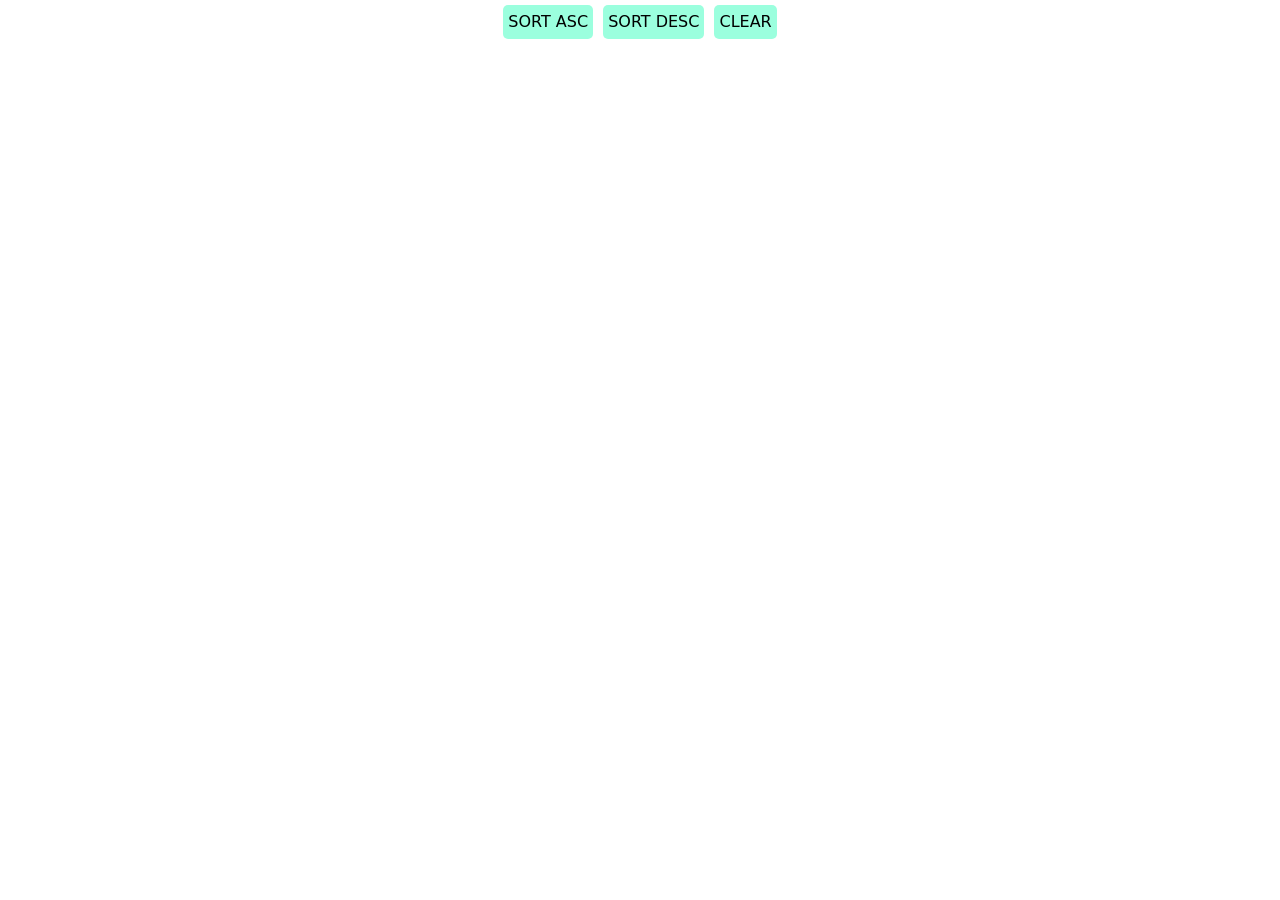
<file: back_hw/index.html>
<!DOCTYPE html>
<html>
<head>
    <meta charset="UTF-8">
    <meta name="viewport" content="width=device-width, initial-scale=1.0">
    <title>Fetch</title>
    <link href="https://cdn.jsdelivr.net/npm/bootstrap@5.3.0/dist/css/bootstrap.min.css" rel="stylesheet">
    <link rel="stylesheet" href="style.css">
</head>
<body>
    <div class="buttons_menu">
        <button id="a-z">sort ASC</button>
        <button id="z-a">sort DESC</button>
        <button id="clear">clear</button>
    </div>

    <div class="container" id="users-container"></div>
    <script src="scripts.js"></script>
</body>
</html>
</file>
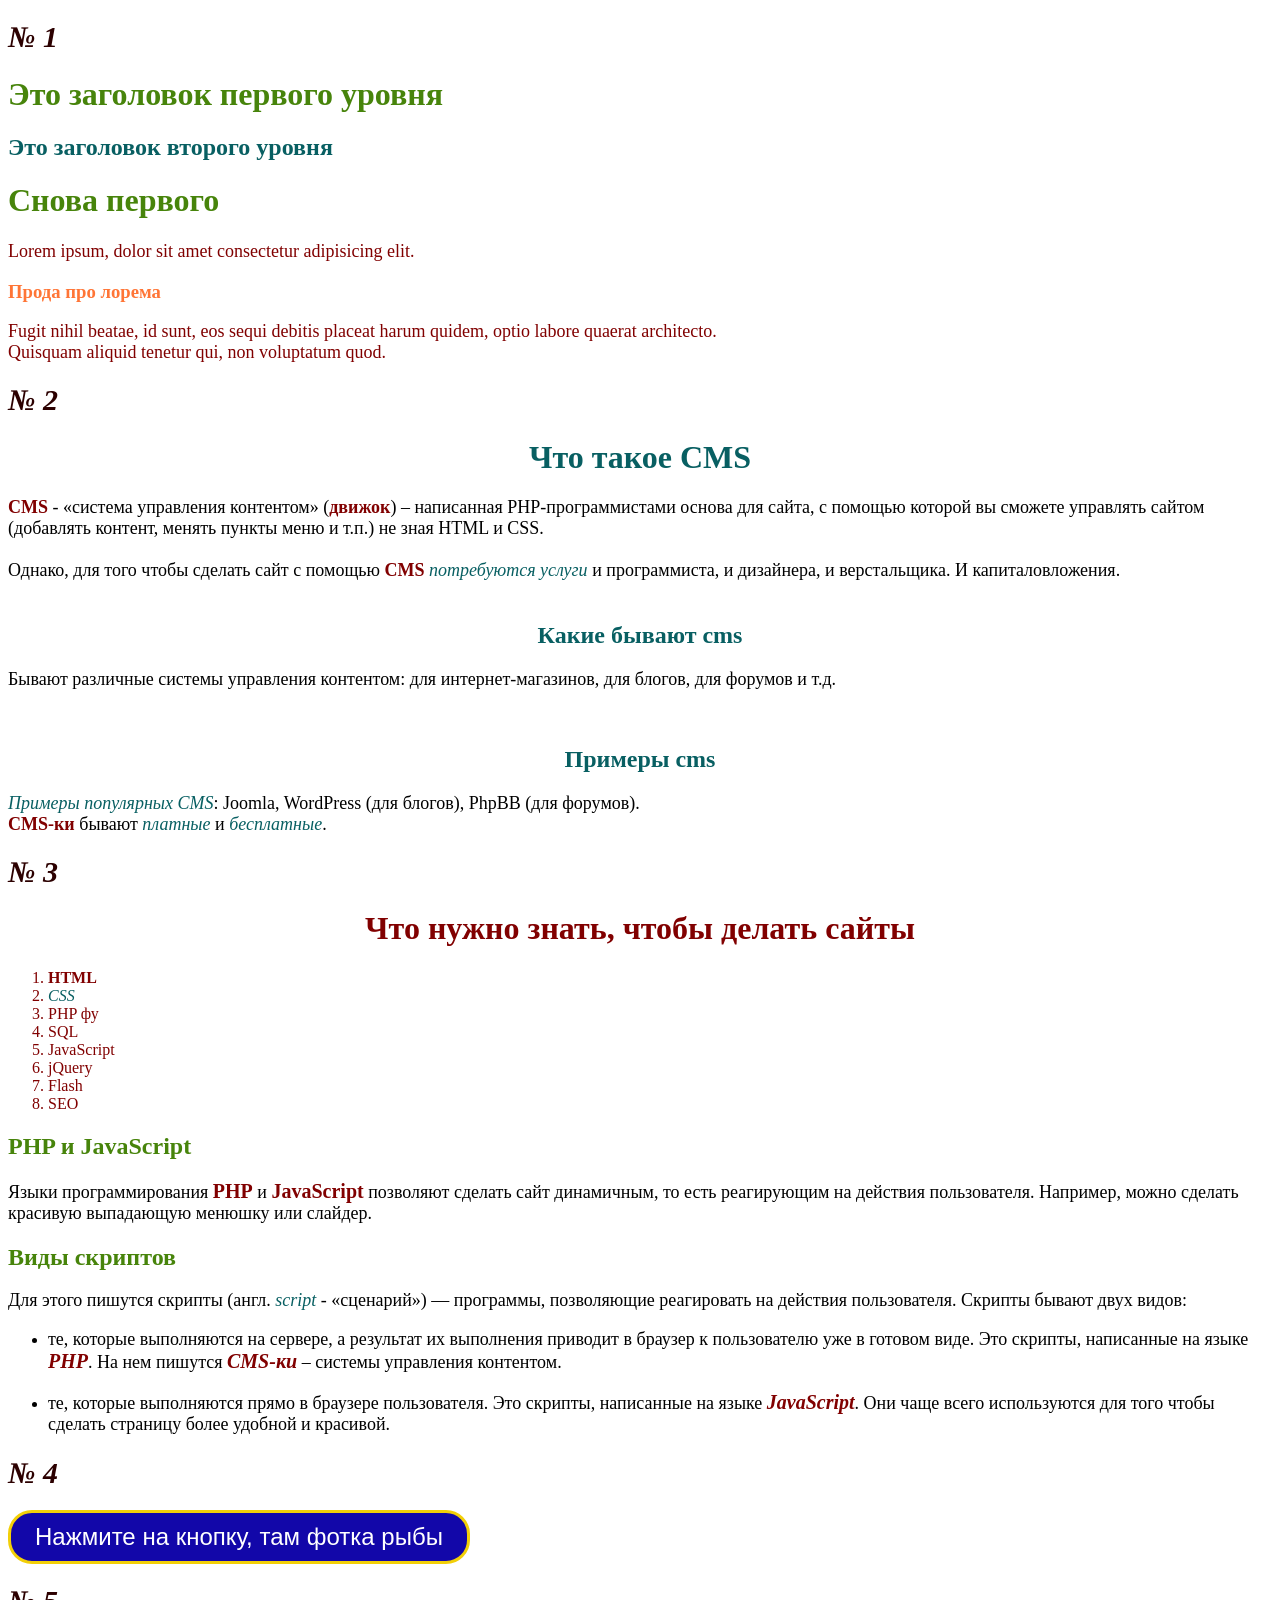
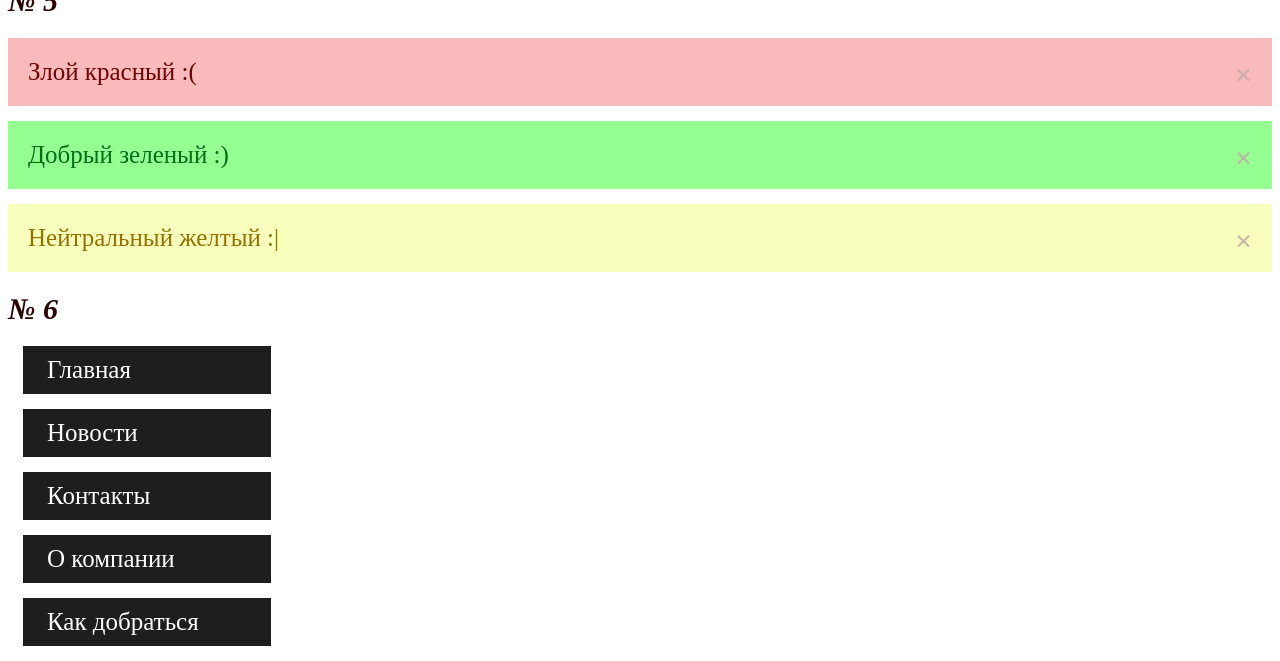
<file: hw_2/index.html>
<!DOCTYPE html>
<html>

<head>
    <meta charset="UTF-8">
    <title>HW_2</title>

    <link rel="stylesheet" href="style.css">

</head>

<body>
    <h1 class="num italic">№ 1</h1>

    <h1 class="g_color">
        Это заголовок первого уровня
    </h1>

    <h2 class="b_color">
        Это заголовок второго уровня
    </h2>

    <h1 class="g_color">
        Снова первого
    </h1>

    <p class="red_color"> Lorem ipsum, dolor sit amet consectetur adipisicing elit.</p>

    <h3 class="o_color">
        Прода про лорема
    </h3>

    <p class="red_color">Fugit nihil beatae, id sunt, eos sequi debitis placeat harum quidem, optio labore quaerat
        architecto. <br>Quisquam aliquid tenetur qui, non voluptatum quod.</p>

    <h1 class="num italic">№ 2</h1>

    <h1 class="b_color center_">
        Что такое CMS
    </h1>

    <p>
        <b class="red_color">CMS</b> - «система управления контентом» (<b class="red_color">движок</b>) – написанная
        PHP-программистами основа для сайта,
        с помощью которой вы сможете управлять сайтом (добавлять контент, менять пункты меню и т.п.) не зная HTML и CSS.
        <br>
        <br>Однако, для того чтобы сделать сайт с помощью <b class="red_color">CMS</b> <span
            class="b_color italic">потребуются услуги</span> и программиста, и дизайнера, и верстальщика. И
        капиталовложения.
        <br>
        <br>
    <h2 class="b_color center_">Какие бывают cms</h2>

    <p>Бывают различные системы управления контентом: для интернет-магазинов, для блогов, для форумов и т.д.</p>
    <br>
    <h2 class="b_color center_">Примеры cms</h2>

    <p><span class="b_color italic">Примеры популярных CMS</span>: Joomla, WordPress (для блогов), PhpBB (для форумов).

    <br><b class="red_color">CMS-ки</b> бывают <span class="b_color italic"> платные</span> и <span
        class="b_color italic">бесплатные</span>.
    </p>

    <h1 class="num italic">№ 3</h1>

    <h1 class="red_color center_">Что нужно знать, чтобы делать сайты</h1>
    <ol>
        <li class="red_color"><b>HTML</b></li>
        <li class="red_color"><span class="b_color italic">CSS</span></li>
        <li class="red_color">PHP фу</li>
        <li class="red_color">SQL</li>
        <li class="red_color">JavaScript</li>
        <li class="red_color">jQuery</li>
        <li class="red_color">Flash</li>
        <li class="red_color">SEO</li>
    </ol>

    <h2 class="g_color">PHP и JavaScript</h2>
    <p>
        Языки программирования <b><span class="red_color size_med">PHP</span></b> и <b><span
                class="red_color size_med">JavaScript</span></b> позволяют сделать
        сайт динамичным, то есть реагирующим на действия пользователя.
        Например, можно сделать красивую выпадающую менюшку или слайдер.
    </p>
    <h2 class="g_color">Виды скриптов</h2>
    <p>
        Для этого пишутся скрипты (англ. <span class="b_color italic">script</span> - «сценарий») — программы,
        позволяющие реагировать на действия пользователя.
        Скрипты бывают двух видов:
    <ul>
        <li><p>
            те, которые выполняются на сервере, а результат их выполнения
            приводит в браузер к пользователю уже в готовом виде. Это скрипты,
            написанные на языке <b><span class="red_color size_med italic">PHP</span></b>. На нем пишутся <b><span
                    class="red_color size_med italic">CMS-ки</span></b> –
            системы управления контентом.

        </p></li>

        <li><p>
            те, которые выполняются прямо в браузере пользователя.
            Это скрипты, написанные на языке <b><span class="red_color size_med italic">JavaScript</span></b>. Они чаще
            всего
            используются для того чтобы сделать страницу более удобной и красивой.

        </p></li>
    </ul>
    </p>

    <h1 class="num italic">№ 4</h1>
    <form>
        <button class="btn_style">
            <a class="href_style"
                href="https://i.pinimg.com/originals/6e/0c/35/6e0c35017a977d434ac57ed8b475077d.jpg?nii=t">Нажмите на
                кнопку, там фотка рыбы</a>
        </button>
    </form>

    <h1 class="num italic">№ 5</h1>

    <div class="alert_er">
        <span class="closebtn" onclick="this.parentElement.style.display='none';">&times;</span>
        Злой красный :(
    </div>

    <div class="alert_done">
        <span class="closebtn" onclick="this.parentElement.style.display='none';">&times;</span>
        Добрый зеленый :)
    </div>

    <div class="alert_war">
        <span class="closebtn" onclick="this.parentElement.style.display='none';">&times;</span>
        Нейтральный желтый :|
    </div>

    <h1 class="num italic">№ 6</h1>
    <ul id="menu">
        <li><a href="https://puzzleweb.ru/css/15_navbar.php?ysclid=mmfdwyq12g210305686">Главная</a></li>
        <li><a href="https://puzzleweb.ru/css/15_navbar.php?ysclid=mmfdwyq12g210305686">Новости</a></li>
        <li><a href="https://puzzleweb.ru/css/15_navbar.php?ysclid=mmfdwyq12g210305686">Контакты</a></li>
        <li><a href="https://puzzleweb.ru/css/15_navbar.php?ysclid=mmfdwyq12g210305686">О компании</a></li>
        <li><a href="https://puzzleweb.ru/css/15_navbar.php?ysclid=mmfdwyq12g210305686">Как добраться</a></li>
    </ul>

</body>

</html>
</file>
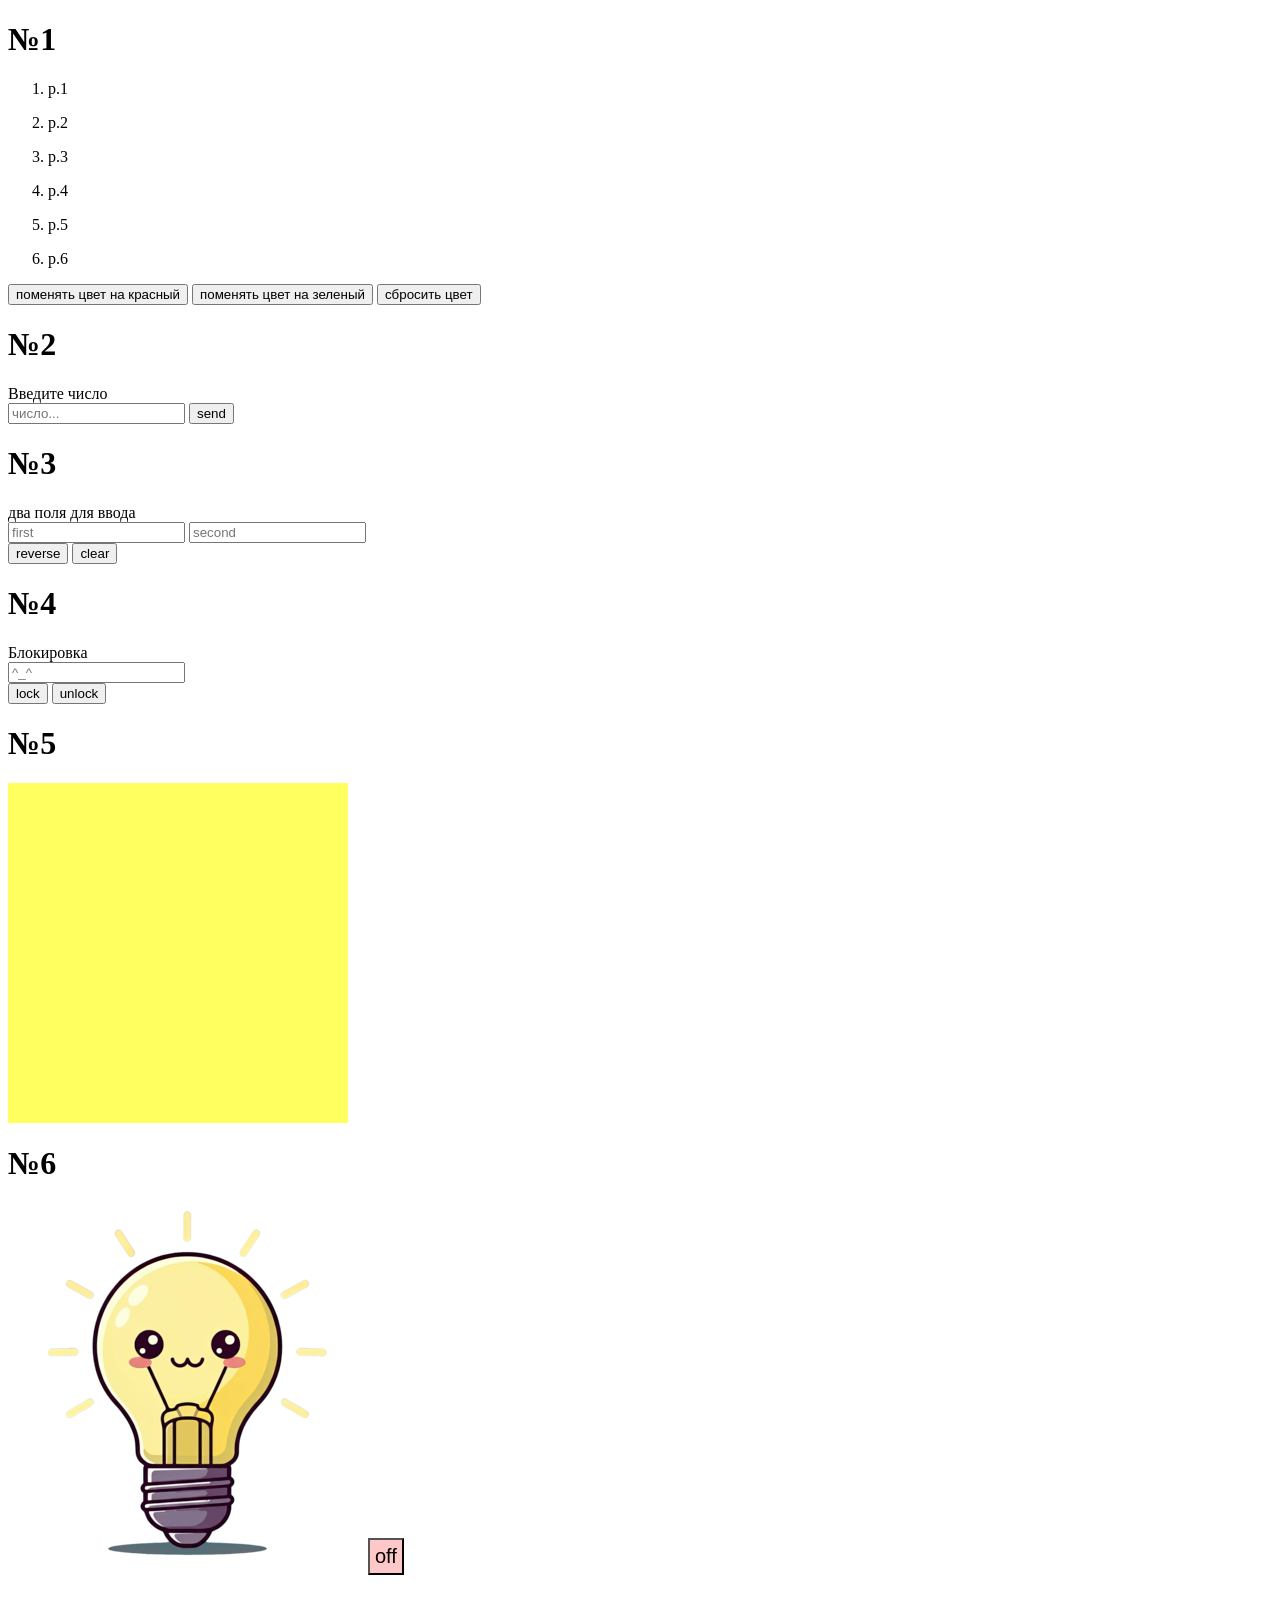
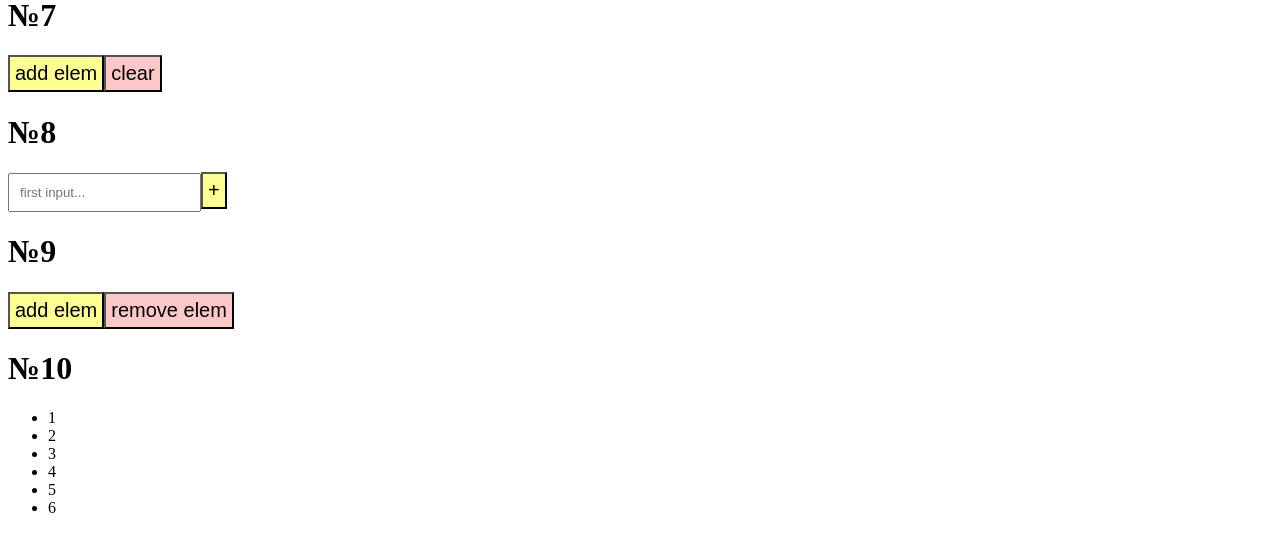
<file: js_hw/index.html>
<!DOCTYPE html>
<html lang="en">
<head>
    <meta charset="UTF-8">
    <meta name="viewport" content="width=device-width, initial-scale=1.0">
    <title>Document</title>
    <link rel="stylesheet" href="style.css">
</head>
<body>
    <h1>
        №1
    </h1>

    <ol>
        <li><p class="color">p.1</p></li>
        <li><p class="color">p.2</p></li>
        <li><p class="color">p.3</p></li>
        <li><p class="color">p.4</p></li>
        <li><p class="color">p.5</p></li>
        <li><p class="color">p.6</p></li>
    </ol>

    <button id="red">
        поменять цвет на красный
    </button>

    <button id="green">
        поменять цвет на зеленый
    </button>

    <button id="none_">
        сбросить цвет
    </button>

    <h1>
        №2
    </h1>

    <label>
        Введите число <br>
        <input id="input_num" type="number" placeholder="число...">
        <button id="send">
            send
        </button>
    </label>

    <h1>
        №3
    </h1>
    <label>
        два поля для ввода <br>

        <input id="input_first" placeholder="first" required="required">
        <input id="input_second" placeholder="second" required="required">
        
        <br>
        <button id="btn_reverse">
            reverse
        </button>
        <button id="btn_clear">
            clear
        </button>
    </label>

    <h1>
        №4
    </h1>
    <label>
        Блокировка<br>
        <input id="input_3" placeholder="^_^"><br>
        <button id="btn_lock">
            lock
        </button>
        <button id="btn_unlock">
            unlock
        </button>
    </label>

    <script src="scripts.js"></script>
</body>
</html>
</file>
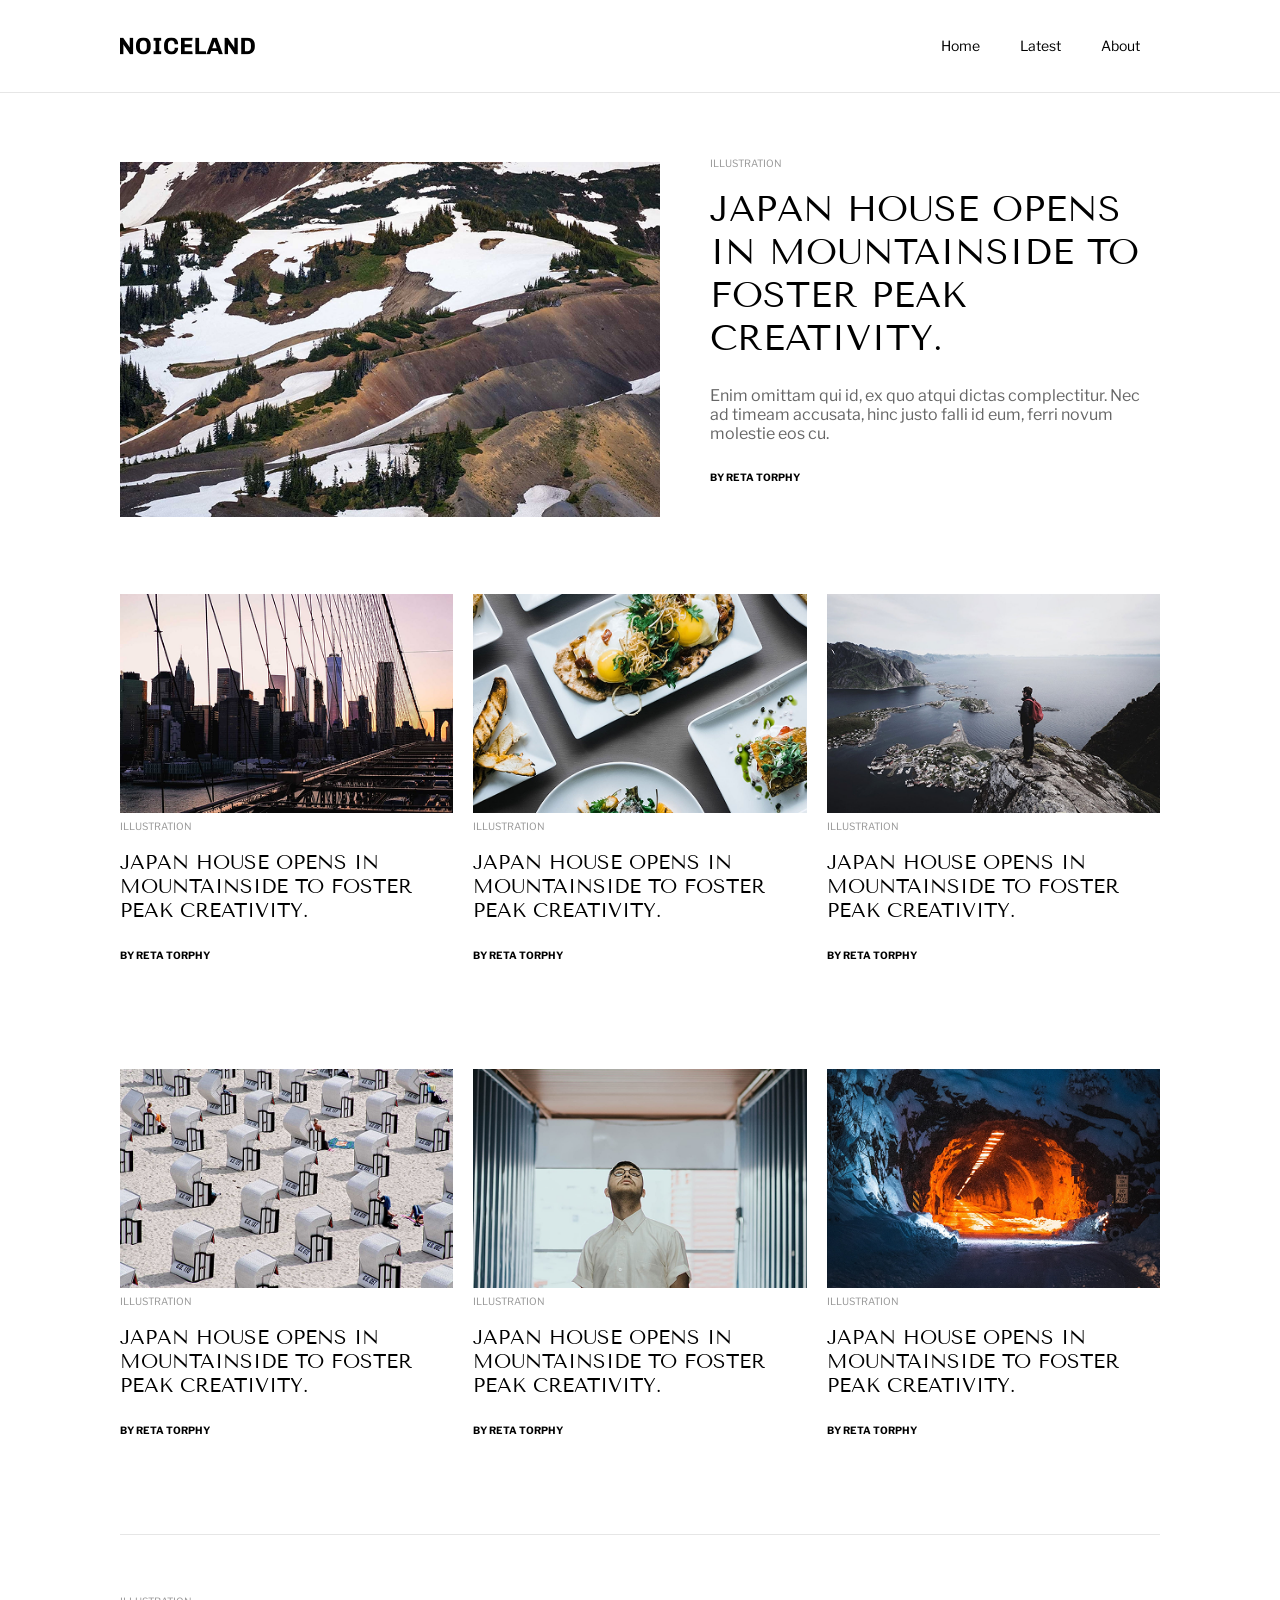
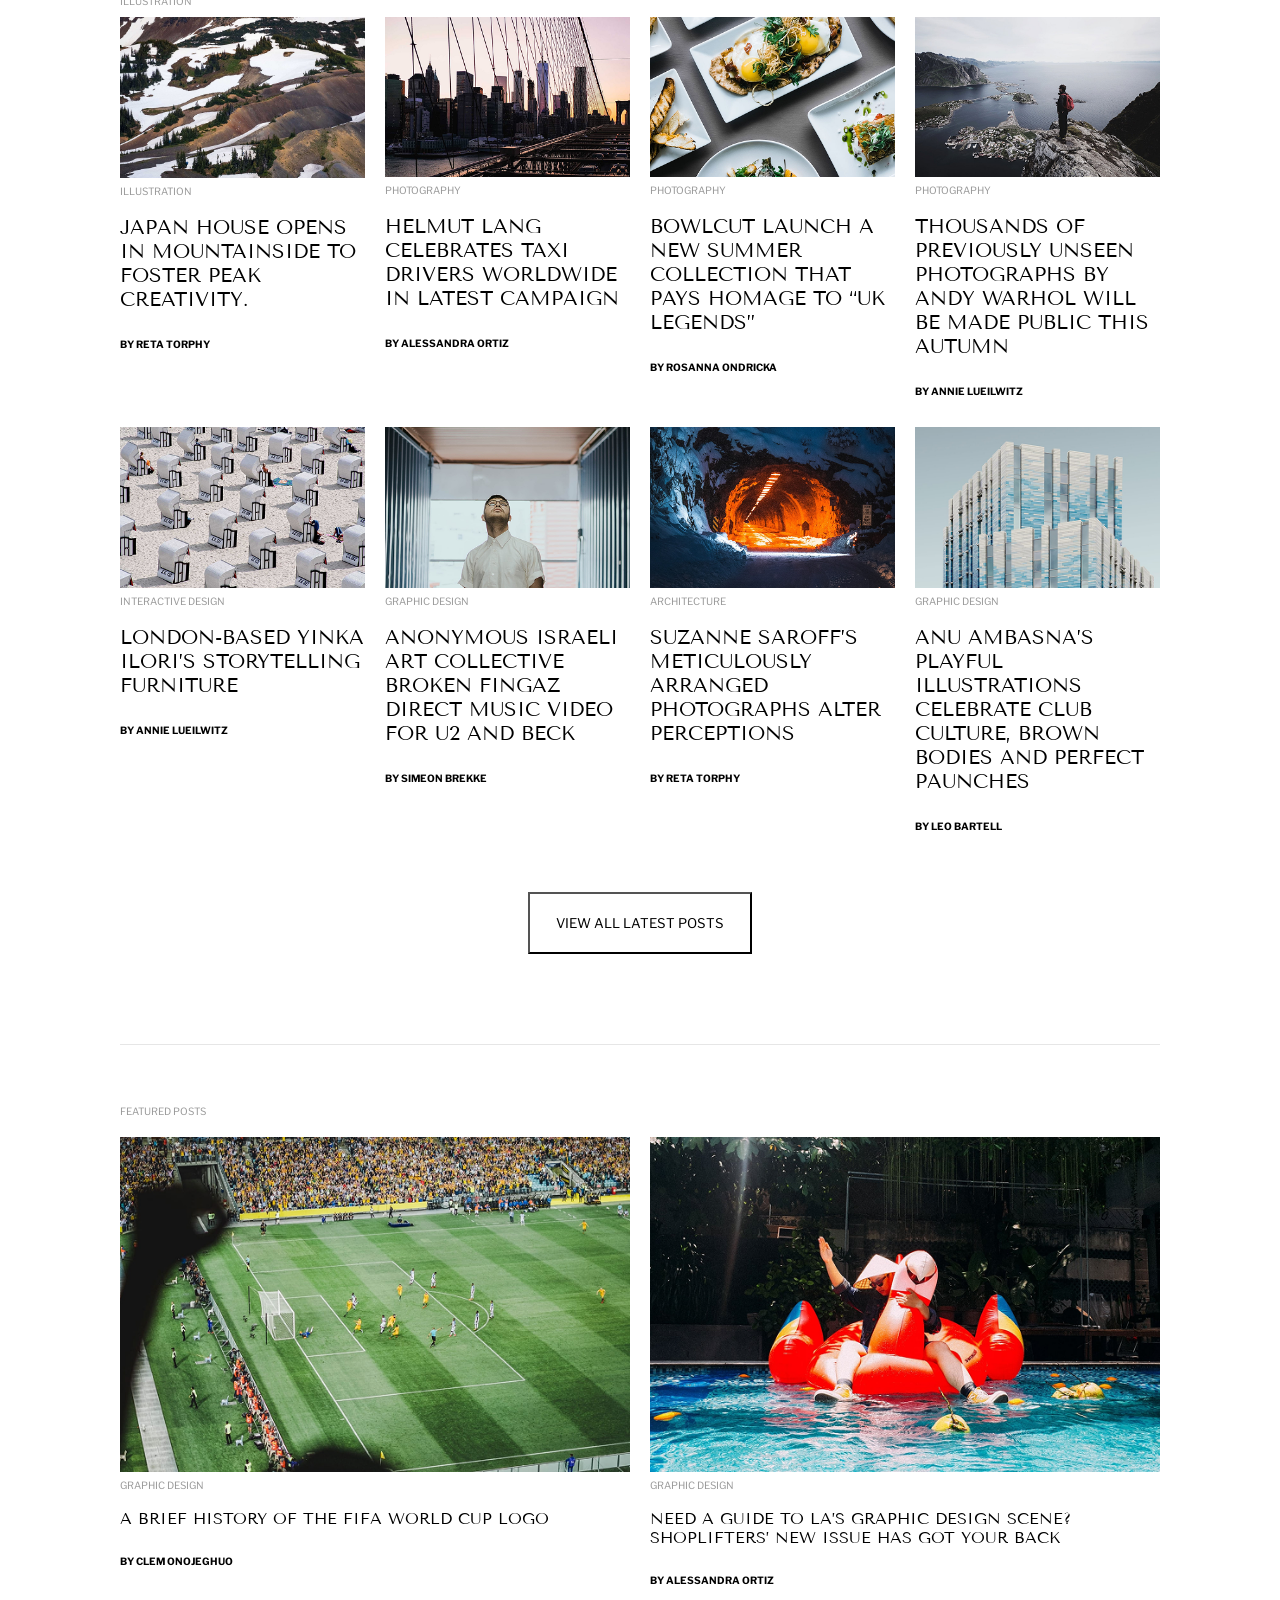
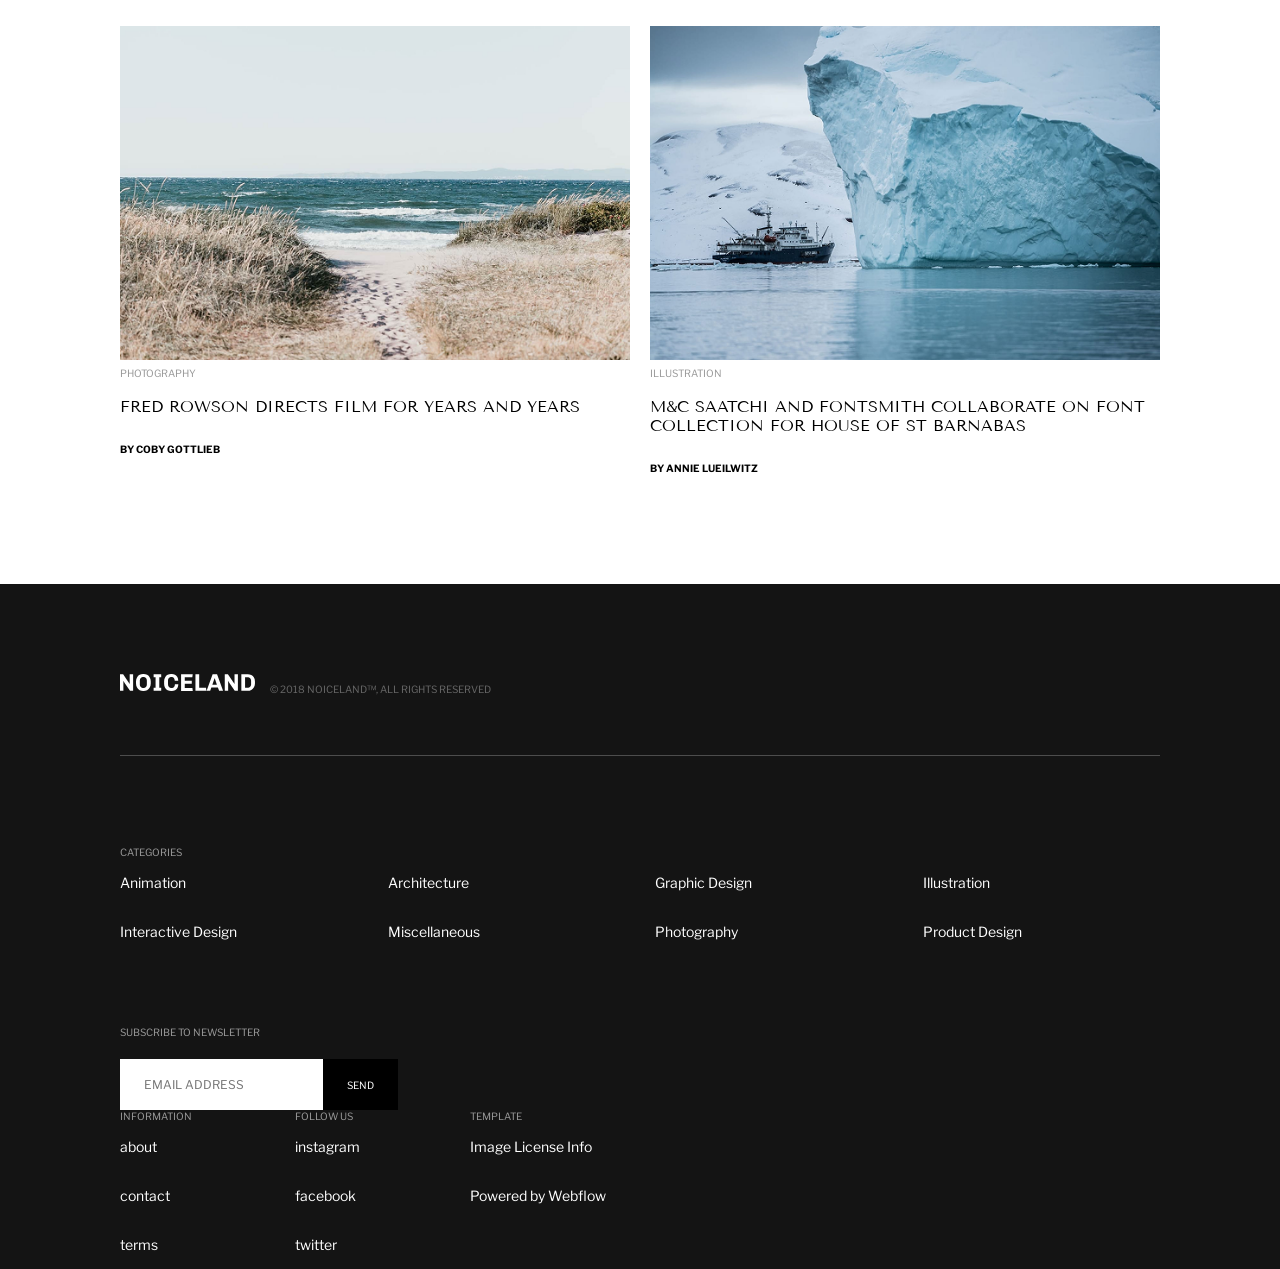
<file: noice_flex/index.html>
<!DOCTYPE html>
<html>

<head>
    <meta charset="UTF-8">
    <meta name="viewport" content="width=device-width, initial-scale=1.0">
    <title>NOICELAND</title>
    <link rel="stylesheet" href="new_style.css">
</head>

<body>

    <header class="head_flex">
        <img src="img/logo.svg" alt="img">

        <div class="head_menu">
            <ul>
                <li><a href="#">Home</a></li>
                <li><a href="#">Latest</a></li>
                <li><a href="#">About</a></li>
            </ul>
        </div>
    </header>

    <div class="flex_cont_first">
        <div class="img_mountain">
            <img src="img/mountains.png" alt="img">
        </div>

        <div class="col_first">
            <p class="illustration">
                Illustration
            </p>

            <p class="main_text size_36">
                Japan House opens in mountainside to foster peak creativity.
            </p>

            <p class="additional_text">
                Enim omittam qui id, ex quo atqui dictas complectitur. Nec ad timeam accusata, hinc justo falli id eum,
                ferri novum molestie eos cu.
            </p>

            <p class="by_">
                by Reta Torphy
            </p>

        </div>
    </div>

    <div class="second_table border">
        <!--flex-wrap: wrap; flex-direction: row; justify-content: space-between/ flex-flow: row wrap;-->
        <div class="flex_cont_second">
            <div class="col">
                <img src="img/img_1.png" alt="img">

                <p class="illustration">
                    Illustration
                </p>

                <p class="main_text size_20">
                    Japan House opens in mountainside to foster peak creativity.
                </p>

                <p class="by_">
                    by Reta Torphy
                </p>
            </div>

            <div class="col">
                <img src="img/img_2.png" alt="img">

                <p class="illustration">
                    Illustration
                </p>

                <p class="main_text size_20">
                    Japan House opens in mountainside to foster peak creativity.
                </p>

                <p class="by_">
                    by Reta Torphy
                </p>
            </div>

            <div class="col">
                <img src="img/img_3.png" alt="img">

                <p class="illustration">
                    Illustration
                </p>

                <p class="main_text size_20">
                    Japan House opens in mountainside to foster peak creativity.
                </p>

                <p class="by_">
                    by Reta Torphy
                </p>
            </div>
        </div>

        <div class="flex_cont_second">
            <!--flex-wrap: wrap; flex-direction: row; justify-content: space-between/ flex-flow: row wrap;-->
            <div class="col">
                <img src="img/img_4.png" alt="img">

                <p class="illustration">
                    Illustration
                </p>

                <p class="main_text size_20">
                    Japan House opens in mountainside to foster peak creativity.
                </p>

                <p class="by_">
                    by Reta Torphy
                </p>
            </div>

            <div class="col">
                <img src="img/img_5.png" alt="img">

                <p class="illustration">
                    Illustration
                </p>

                <p class="main_text size_20">
                    Japan House opens in mountainside to foster peak creativity.
                </p>

                <p class="by_">
                    by Reta Torphy
                </p>
            </div>

            <div class="col">
                <img src="img/img_6.png" alt="img">

                <p class="illustration">
                    Illustration
                </p>

                <p class="main_text size_20">
                    Japan House opens in mountainside to foster peak creativity.
                </p>

                <p class="by_">
                    by Reta Torphy
                </p>
            </div>
        </div>
    </div>

    <div class="third_table border">
        <p class="illustration">
            Illustration
        </p>
        <!--flex-wrap: wrap; flex-direction: row; / flex-flow: row wrap;-->
        <div class="flex_cont_third">
            <div class="col">
                <img src="img/mountains.png" alt="img">

                <p class="illustration">
                    Illustration
                </p>

                <p class="main_text size_20">
                    Japan House opens in mountainside to foster peak creativity.
                </p>

                <p class="by_">
                    by Reta Torphy
                </p>
            </div>

            <div class="col">
                <img src="img/img_1.png" alt="img">

                <p class="illustration">
                    Photography
                </p>

                <p class="main_text size_20">
                    Helmut Lang celebrates taxi drivers worldwide in latest campaign
                </p>

                <p class="by_">
                    by Alessandra Ortiz
                </p>
            </div>

            <div class="col">
                <img src="img/img_2.png" alt="img">

                <p class="illustration">
                    Photography
                </p>

                <p class="main_text size_20">
                    Bowlcut launch a new summer collection that pays homage to “UK legends”
                </p>

                <p class="by_">
                    by Rosanna Ondricka
                </p>
            </div>

            <div class="col">
                <img src="img/img_3.png" alt="img">

                <p class="illustration">
                    Photography
                </p>

                <p class="main_text size_20">
                    Thousands of previously unseen photographs by Andy Warhol will be made public this Autumn
                </p>

                <p class="by_">
                    by Annie Lueilwitz
                </p>
            </div>
        </div>
        <div class="flex_cont_third">
            <!--flex-wrap: wrap; flex-direction: row; justify-content: space-between/ flex-flow: row wrap;-->
            <div class="col">
                <img src="img/img_4.png" alt="img">

                <p class="illustration">
                    Interactive Design
                </p>

                <p class="main_text size_20">
                    London-based Yinka Ilori’s storytelling furniture
                </p>

                <p class="by_">
                    by Annie Lueilwitz
                </p>
            </div>

            <div class="col">
                <img src="img/img_5.png" alt="img">

                <p class="illustration">
                    Graphic Design
                </p>

                <p class="main_text size_20">
                    Anonymous Israeli art collective Broken Fingaz direct music video for U2 and Beck
                </p>

                <p class="by_">
                    by Simeon Brekke
                </p>
            </div>

            <div class="col">
                <img src="img/img_6.png" alt="img">

                <p class="illustration">
                    Architecture
                </p>

                <p class="main_text size_20">
                    Suzanne Saroff’s meticulously arranged photographs alter perceptions
                </p>

                <p class="by_">
                    by Reta Torphy
                </p>
            </div>

            <div class="col">
                <img src="img/img_7.png" alt="img">

                <p class="illustration">
                    Graphic Design
                </p>

                <p class="main_text size_20">
                    Anu Ambasna’s playful illustrations celebrate club culture, brown bodies and perfect paunches
                </p>

                <p class="by_">
                    by Leo Bartell
                </p>
            </div>
        </div>

        <div class="btn">
            <button class="button_view">
                <p class="button_text">
                    view all latest posts
                </p>
            </button>
        </div>
    </div>

    <div class="fourth_table">
        <p class="illustration">
            featured POSTS
        </p>
        <div class="flex_cont_fourth">
            <!--flex-wrap: wrap; flex-direction: row; justify-content: space-between/ flex-flow: row wrap;-->
            <div class="col">
                <img src="img/footbal.png" alt="img">

                <p class="illustration">
                    Graphic Design
                </p>

                <p class="main_text">
                    A Brief History of the FIFA World Cup Logo
                </p>

                <p class="by_">
                    by Clem Onojeghuo
                </p>
            </div>

            <div class="col">
                <img src="img/pool.png" alt="img">

                <p class="illustration">
                    Graphic Design
                </p>

                <p class="main_text">
                    Need a guide to LA’s graphic design scene? Shoplifters’ new issue has got your back
                </p>

                <p class="by_">
                    by Alessandra Ortiz
                </p>
            </div>
        </div>
        <div class="flex_cont_fourth">
            <div class="col">
                <img src="img/beach.png" alt="img">

                <p class="illustration">
                    Photography
                </p>

                <p class="main_text">
                    Fred Rowson directs film for Years and Years
                </p>

                <p class="by_">
                    by Coby Gottlieb
                </p>
            </div>

            <div class="col">
                <img src="img/iceberg.png" alt="img">

                <p class="illustration">
                    Illustration
                </p>

                <p class="main_text">
                    M&C Saatchi and Fontsmith collaborate on font collection for House of St Barnabas
                </p>

                <p class="by_">
                    by Annie Lueilwitz
                </p>
            </div>
        </div>
    </div>

    <footer class="foot">
        <div class="footer_head">

            <div class="head_logo">
                <img src="img/logo_dark.svg" alt="">
            </div>

            <span class="copyrate">
                © 2018 Noiceland™, all rights reserved
            </span>

        </div>

        <div class="first_table">
            <div class="col_table">
                <p class="illustration">
                    categories
                </p>

                <div class="flex_row_first">
                    <!--flex_direction: row; flex-wrap: wrap;-->
                    <div class="col_category">
                        <p class="category">
                            <a href="#">
                                Animation
                            </a>
                        </p>

                        <p class="category">
                            <a href="#">
                                Interactive Design
                            </a>
                        </p>
                    </div>

                    <div class="col_category">
                        <p class="category">
                            <a href="#">
                                Architecture
                            </a>
                        </p>

                        <p class="category">
                            <a href="#">
                                Miscellaneous
                            </a>
                        </p>
                    </div>

                    <div class="col_category">
                        <p class="category">
                            <a href="#">
                                Graphic Design
                            </a>
                        </p>

                        <p class="category">
                            <a href="#">
                                Photography
                            </a>
                        </p>
                    </div>

                    <div class="col_category">
                        <p class="category">
                            <a href="#">
                                Illustration
                            </a>
                        </p>

                        <p class="category">
                            <a href="#">
                                Product Design
                            </a>
                        </p>
                    </div>

                    <div class="email_send">
                        <p class="illustration">
                            Subscribe to newsletter
                        </p>

                        <form action="" method="post">
                            <input type="email" name="email" placeholder="Email address">
                            <button class="send">
                                send
                            </button>
                        </form>
                    </div>
                </div>

                <div class="second_table_flex">
                    <!--flex_direction: row; flex-wrap: wrap;-->
                    <div class="col_footer">
                        <p class="illustration">
                            Information
                        </p>

                        <p class="category">
                            <a href="#">
                                about
                            </a>
                        </p>

                        <p class="category">
                            <a href="#">
                                contact
                            </a>
                        </p>

                        <p class="category">
                            <a href="#">
                                terms
                            </a>
                        </p>
                    </div>

                    <div class="col_footer">
                        <p class="illustration">
                            follow us
                        </p>

                        <p class="category">
                            <a href="#">
                                instagram
                            </a>
                        </p>

                        <p class="category">
                            <a href="#">
                                facebook
                            </a>
                        </p>

                        <p class="category">
                            <a href="#">
                                twitter
                            </a>
                        </p>
                    </div>

                    <div class="col_footer">
                        <p class="illustration">
                            Template
                        </p>

                        <p class="category">
                            <a href="#">
                                Image License Info
                            </a>
                        </p>

                        <p class="category">
                            <a href="#">
                                Powered by Webflow
                            </a>
                        </p>
                    </div>
                </div>

            </div>

    </footer>

</body>

</html>
</file>
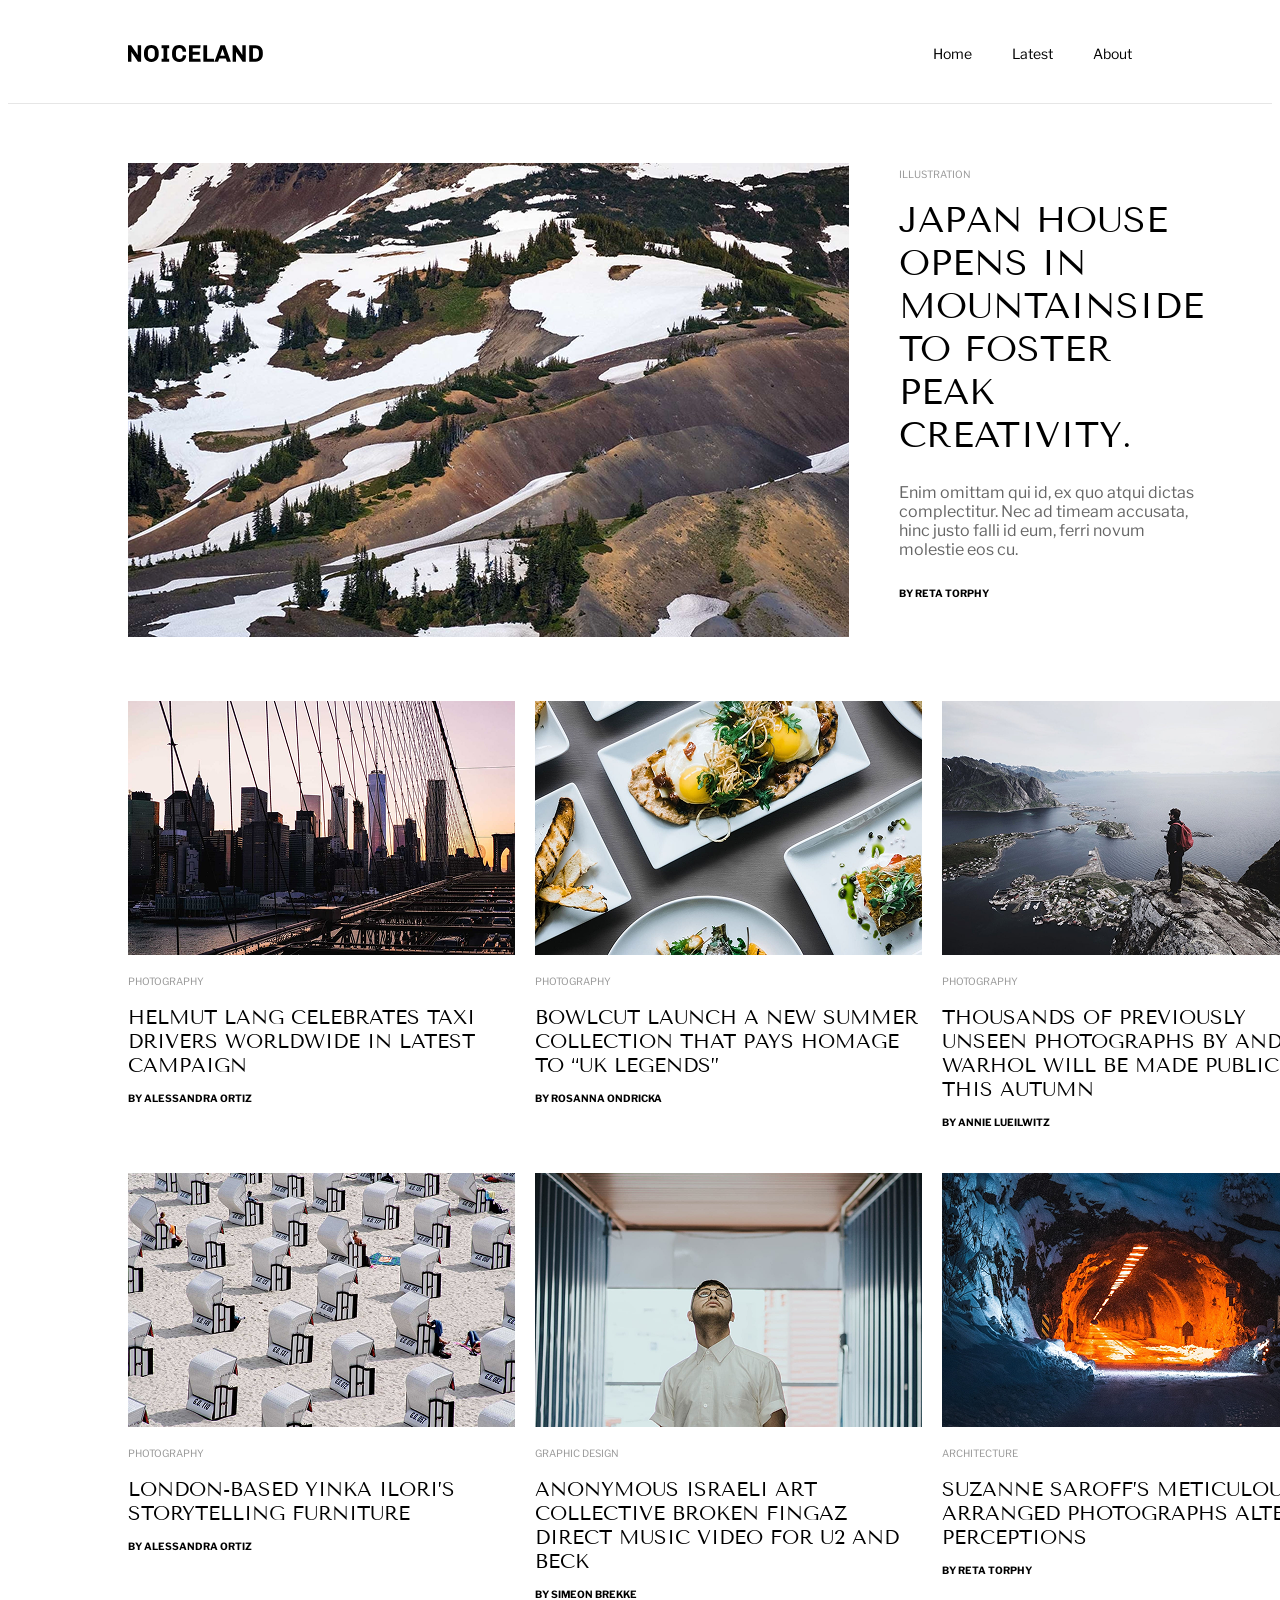
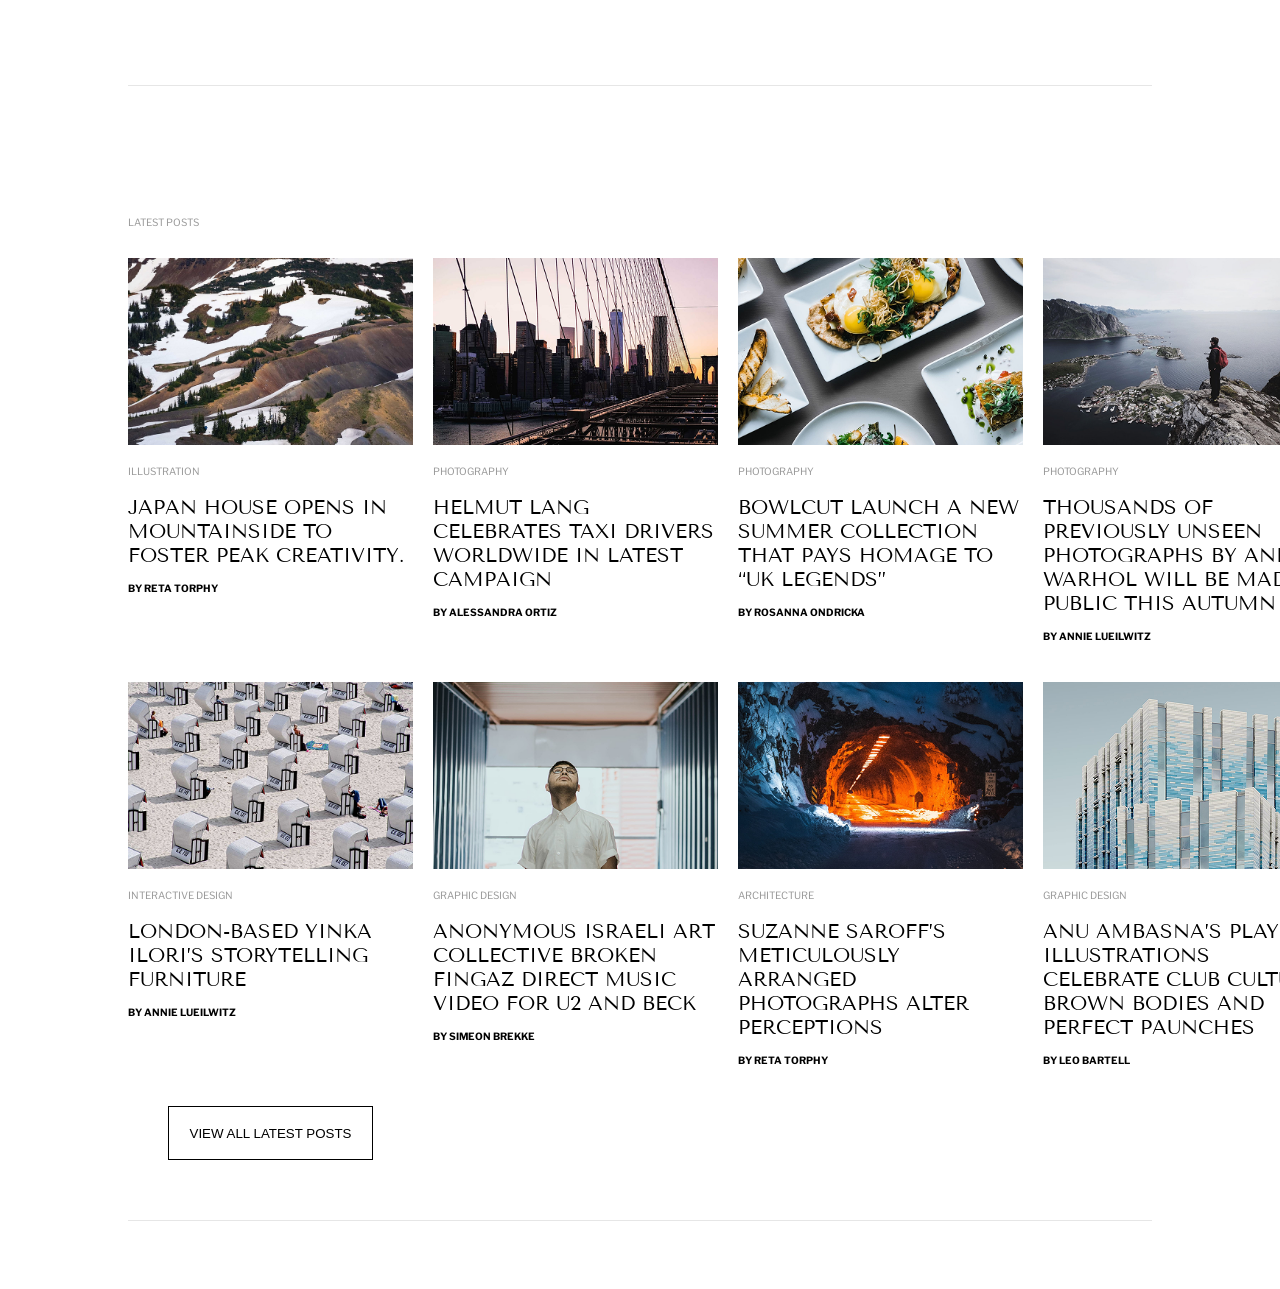
<file: noiceland/index.html>
<!DOCTYPE html>
<html>

<head>
    <meta charset="UTF-8">
    <title>NOICELAND</title>
    <link rel="stylesheet" href="style.css">
</head>

<body>
    <div class="head">
        <div class="logo">
            <img src="img/logo.svg" alt="logo">
        </div>

        <div class="menu">
            <ul>
                <li><a href="#">Home</a></li>
                <li><a href="#">Latest</a></li>
                <li><a href="#">About</a></li>
            </ul>
        </div>
    </div>

    <div class="prev_container">
        <div>
            <img class="img_mountains" src="img/mountains.png" alt="mountains">
        </div>

        <div class="prev_text">
            <div class="illustration">
                Illustration
            </div>

            <div class="jap_txt">
                <p>
                    Japan House opens in mountainside to foster peak creativity.
                </p>
            </div>

            <div class="dop_text">
                <p>
                    Enim omittam qui id, ex quo atqui dictas complectitur.
                    Nec ad timeam accusata, hinc justo falli id eum, ferri novum molestie eos cu.
                </p>
            </div>

            <div class="by">
                By Reta Torphy
            </div>
        </div>
    </div>

    <div class="table_one">
        <div class="grid_container_3">
            <div class="column">
                <img class="img_col" src="img/img_1.png" alt="img">
                <div class="illustration">
                    Photography
                </div>
                <div class="content">
                    Helmut Lang celebrates taxi drivers worldwide in latest campaign
                </div>
                <div class="by">
                    by Alessandra Ortiz
                </div>
            </div>

            <div class="column">
                <img class="img_col" src="img/img_2.png" alt="img">
                <div class="illustration">
                    Photography
                </div>
                <div class="content">
                    Bowlcut launch a new summer collection that pays homage to “UK legends”
                </div>
                <div class="by">
                    by Rosanna Ondricka
                </div>
            </div>

            <div class="column">
                <img class="img_col" src="img/img_3.png" alt="img">
                <div class="illustration">
                    Photography
                </div>
                <div class="content">
                    Thousands of previously unseen photographs by Andy Warhol will be made public this Autumn
                </div>
                <div class="by">
                    by Annie Lueilwitz
                </div>
            </div>

            <div class="column">
                <img class="img_col" src="img/img_4.png" alt="img">
                <div class="illustration">
                    Photography
                </div>
                <div class="content">
                    London-based Yinka Ilori’s storytelling furniture
                </div>
                <div class="by">
                    by Alessandra Ortiz
                </div>
            </div>

            <div class="column">
                <img class="img_col" src="img/img_5.png" alt="img">
                <div class="illustration">
                    Graphic Design
                </div>
                <div class="content">
                    Anonymous Israeli art collective Broken Fingaz direct music video for U2 and Beck
                </div>
                <div class="by">
                    by Simeon Brekke
                </div>
            </div>

            <div class="column">
                <img class="img_col" src="img/img_6.png" alt="img">
                <div class="illustration">
                    Architecture
                </div>
                <div class="content">
                    Suzanne Saroff’s meticulously arranged photographs alter perceptions
                </div>
                <div class="by">
                    by Reta Torphy
                </div>
            </div>
        </div>

    </div>

    <div class="table_one">
        <p class="illustration">LATEST POSTS</p>
        <div class="grid_container_4">
            <div class="col_4">
                <img class="img_col_4" src="img/mountains.png" alt="img">
                <div class="illustration">
                    Illustration
                </div>
                <div class="content">
                    Japan House opens in mountainside to foster peak creativity.
                </div>
                <div class="by">
                    by Reta Torphy
                </div>
            </div>

            <div class="col_4">
                <img class="img_col_4" src="img/img_1.png" alt="img">
                <div class="illustration">
                    Photography
                </div>
                <div class="content">
                    Helmut Lang celebrates taxi drivers worldwide in latest campaign
                </div>
                <div class="by">
                    by Alessandra Ortiz
                </div>
            </div>

            <div class="col_4">
                <img class="img_col_4" src="img/img_2.png" alt="img">
                <div class="illustration">
                    Photography
                </div>
                <div class="content">
                    Bowlcut launch a new summer collection that pays homage to “UK legends”
                </div>
                <div class="by">
                    by Rosanna Ondricka
                </div>
            </div>

            <div class="col_4">
                <img class="img_col_4" src="img/img_3.png" alt="img">
                <div class="illustration">
                    Photography
                </div>
                <div class="content">
                    Thousands of previously unseen photographs by Andy Warhol will be made public this Autumn
                </div>
                <div class="by">
                    by Annie Lueilwitz
                </div>
            </div>

            <div class="col_4">
                <img class="img_col_4" src="img/img_4.png" alt="img">
                <div class="illustration">
                    Interactive Design
                </div>
                <div class="content">
                    London-based Yinka Ilori’s storytelling furniture
                </div>
                <div class="by">
                    by Annie Lueilwitz
                </div>
            </div>

            <div class="col_4">
                <img class="img_col_4" src="img/img_5.png" alt="img">
                <div class="illustration">
                    Graphic Design
                </div>
                <div class="content">
                    Anonymous Israeli art collective Broken Fingaz direct music video for U2 and Beck
                </div>
                <div class="by">
                    by Simeon Brekke
                </div>
            </div>

            <div class="col_4">
                <img class="img_col_4" src="img/img_6.png" alt="img">
                <div class="illustration">
                    Architecture
                </div>
                <div class="content">
                    Suzanne Saroff’s meticulously arranged photographs alter perceptions
                </div>
                <div class="by">
                    by Reta Torphy
                </div>
            </div>

            <div class="col_4">
                <img class="img_col_4" src="img/img_7.png" alt="img">
                <div class="illustration">
                    Graphic Design
                </div>
                <div class="content">
                    Anu Ambasna’s playful illustrations celebrate club culture, brown bodies and perfect paunches
                </div>
                <div class="by">
                    by Leo Bartell
                </div>
            </div>

            <button class="button_all_posts">
            <p>
                view all latest posts
            </p>
        </button>
        
        </div>

        
    </div>


</body>

</html>
</file>
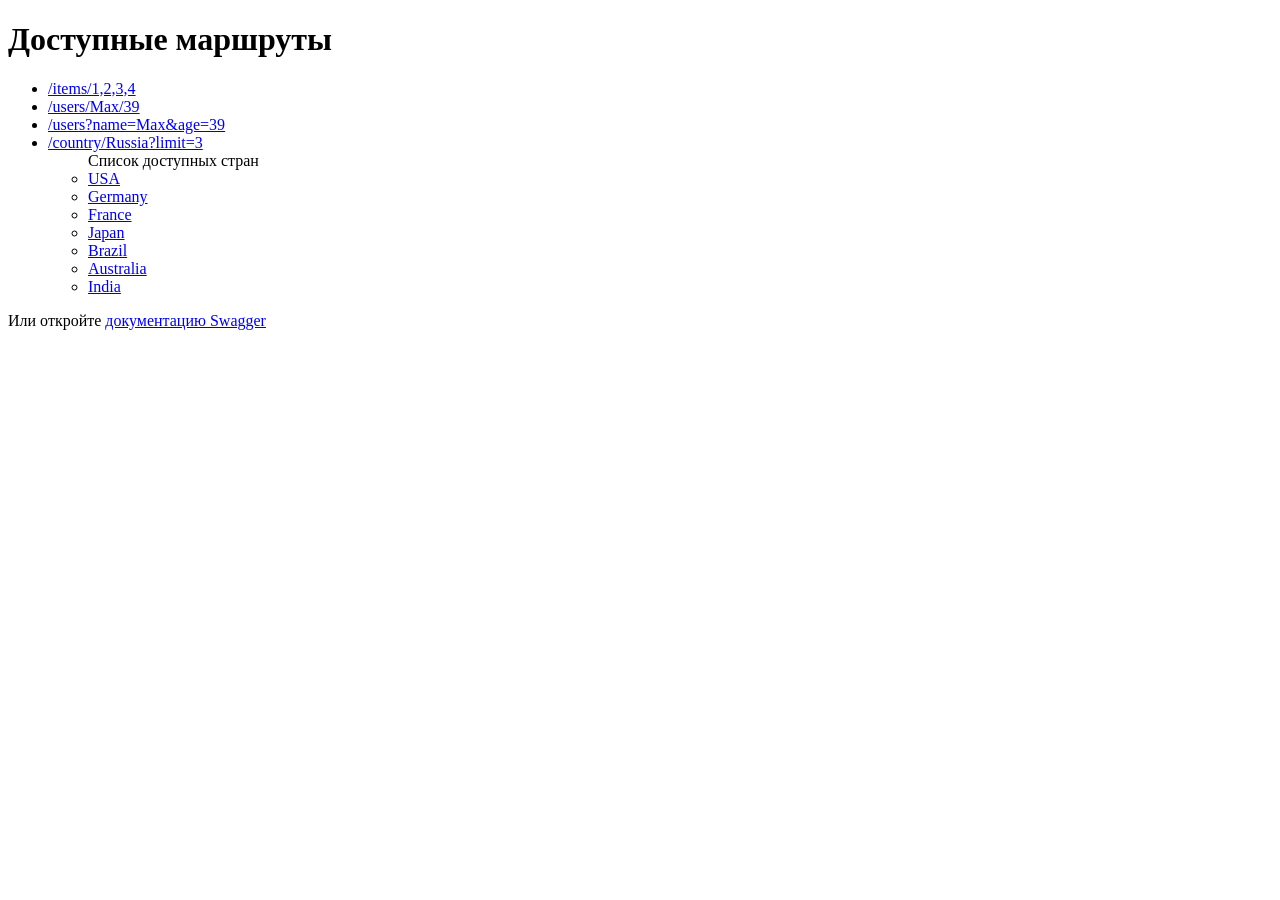
<file: fastAPI/index/index.html>
<!DOCTYPE html>
<html>

<head>
    <meta charset="UTF-8">
    <meta name="viewport" content="width=device-width, initial-scale=1.0">
    <title>Document</title>
</head>

<body>
    <h1>Доступные маршруты</h1>
    <ul>
        <li><a href="/items/1,2,3,4">/items/1,2,3,4</a></li>
        <li><a href="/users/Max/39">/users/Max/39</a></li>
        <li><a href="/users?name=Max&age=39">/users?name=Max&age=39</a></li>
        <li><a href="/country/Russia?limit=3">
                /country/Russia?limit=3
            </a>
            <ul>
                Список доступных стран
                <li><a href="/country/USA?limit=3"> USA </a></li>
                <li><a href="/country/Germany?limit=3"> Germany </a></li>
                <li><a href="/country/France?limit=3"> France </a></li>
                <li><a href="/country/Japan?limit=3"> Japan </a></li>
                <li><a href="/country/Brazil?limit=3"> Brazil </a></li>
                <li><a href="/country/Australia?limit=3"> Australia </a></li>
                <li><a href="/country/India?limit=3"> India </a></li>
            </ul>
        </li>
    </ul>
    <p>Или откройте <a href="/docs">документацию Swagger</a></p>

</body>
</html>
</file>
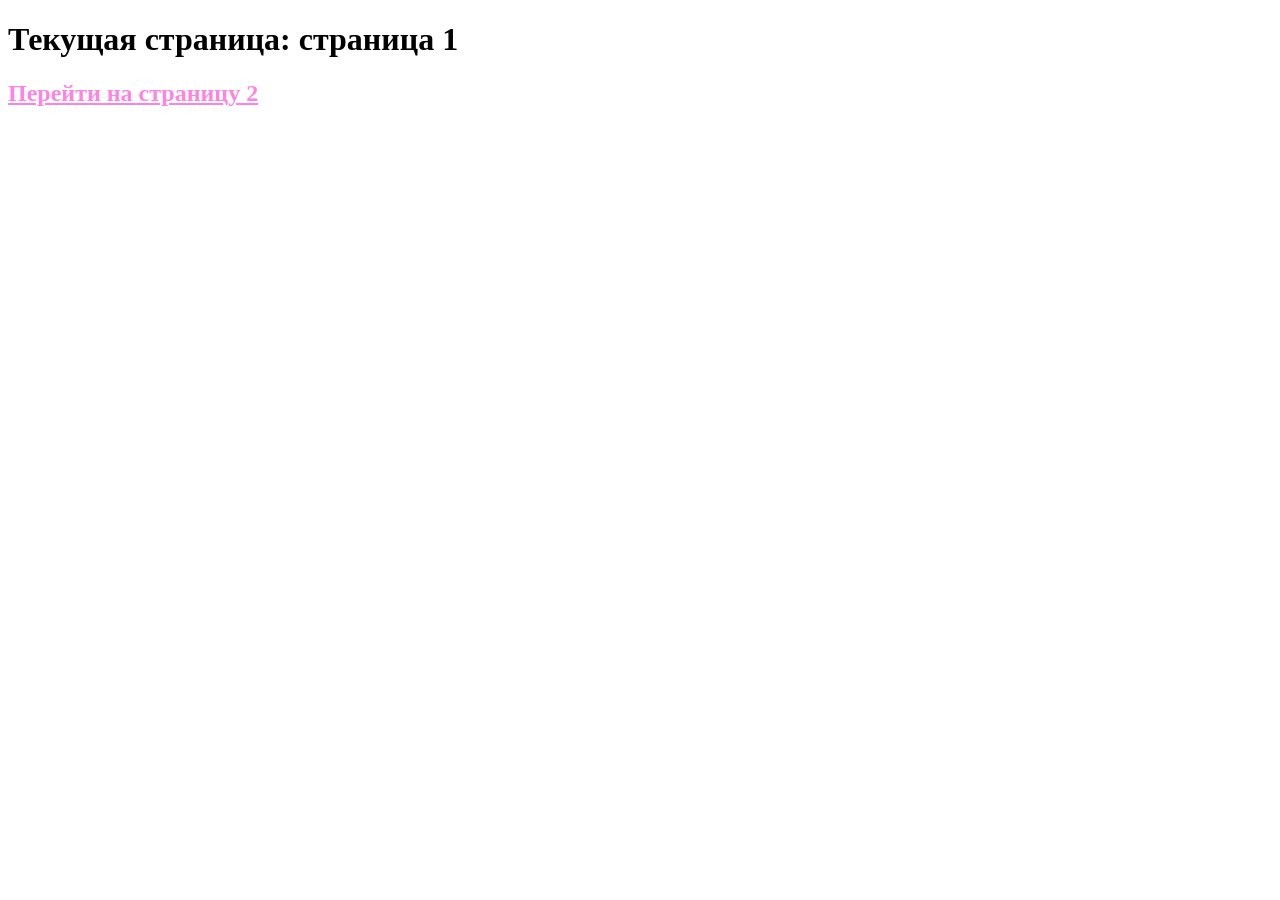
<file: hw_1/1.html>
<!DOCTYPE html>
<head>
    <title>
        Страница 1
    </title>
</head>

<body>
    <h1>
        Текущая страница: страница 1
    </h1>

    <h2>
        <a href="./2.html" style="color:rgb(255, 132, 226)"> Перейти на страницу 2</a>
    </h2>
</body>
</file>
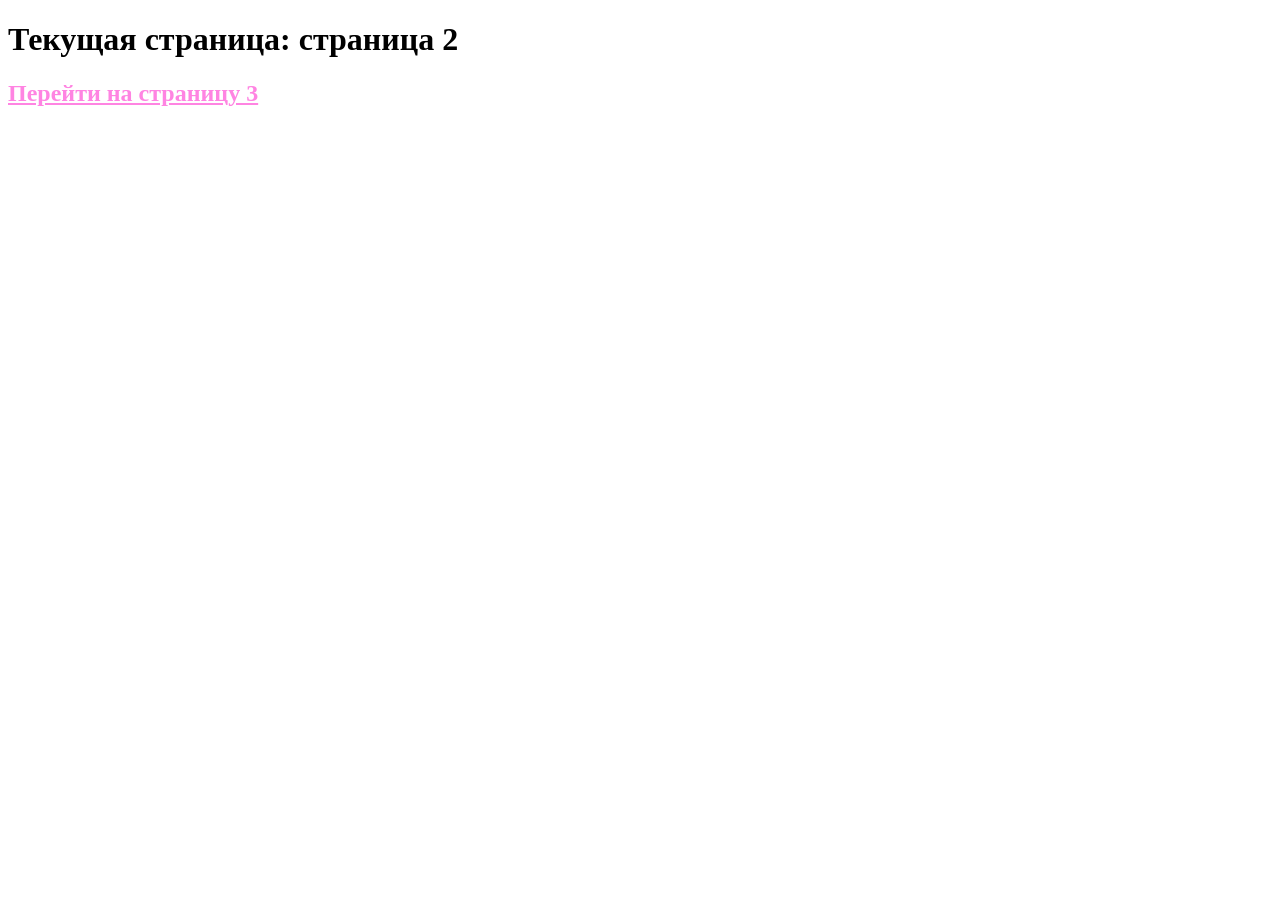
<file: hw_1/2.html>
<!DOCTYPE html>
<head>
    <title>
        Страница 2
    </title>
</head>

<body>
    <h1>
        Текущая страница: страница 2
    </h1>

    <h2>
        <a href="./3.html" style="color:rgb(255, 132, 226)"> Перейти на страницу 3</a>
    </h2>
</body>
</file>
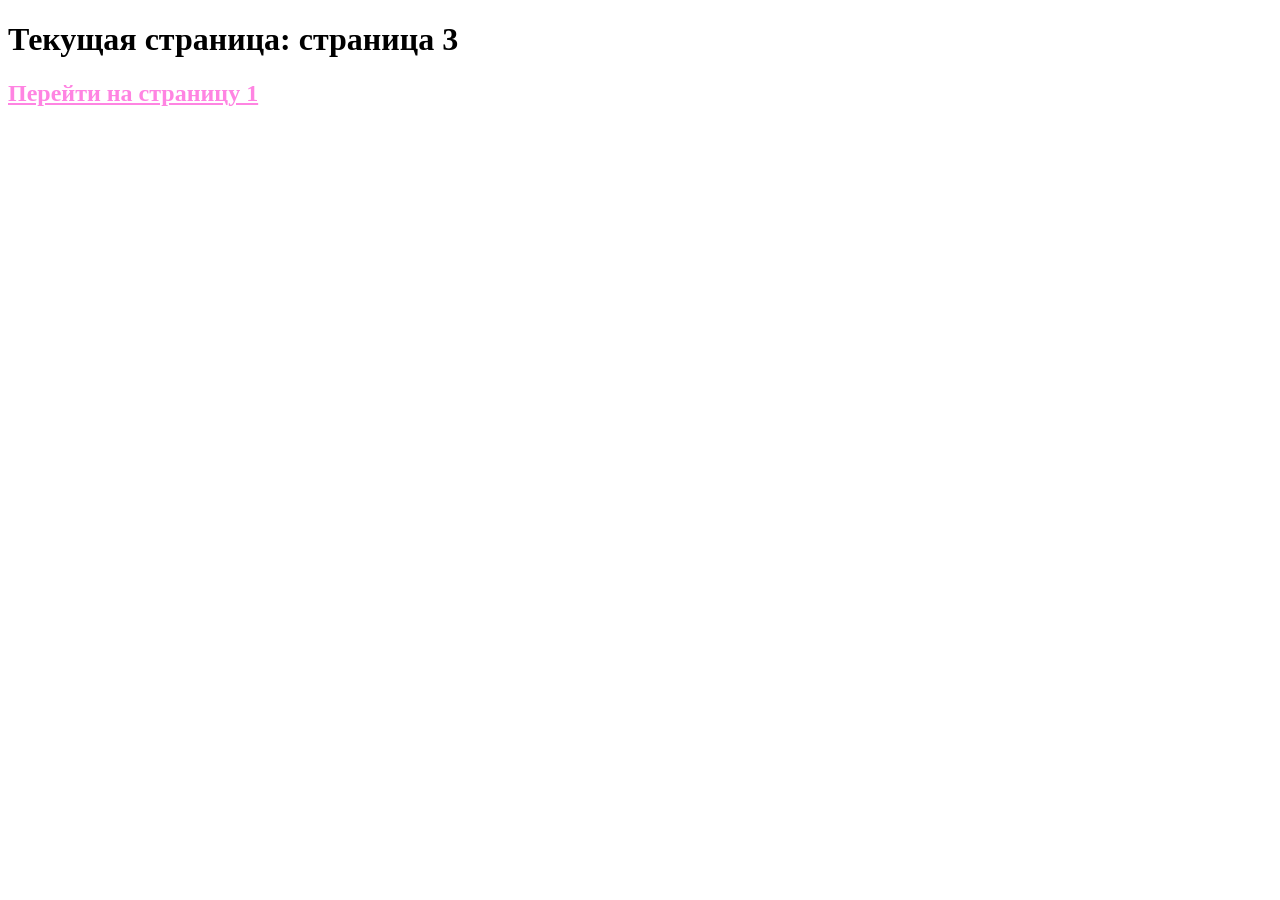
<file: hw_1/3.html>
<!DOCTYPE html>
<head>
    <title>
        Страница 3
    </title>
</head>

<body>
    <h1>
        Текущая страница: страница 3
    </h1>

    <h2>
        <a href="./1.html" style="color:rgb(255, 132, 226)"> Перейти на страницу 1</a>
    </h2>
</body>
</file>
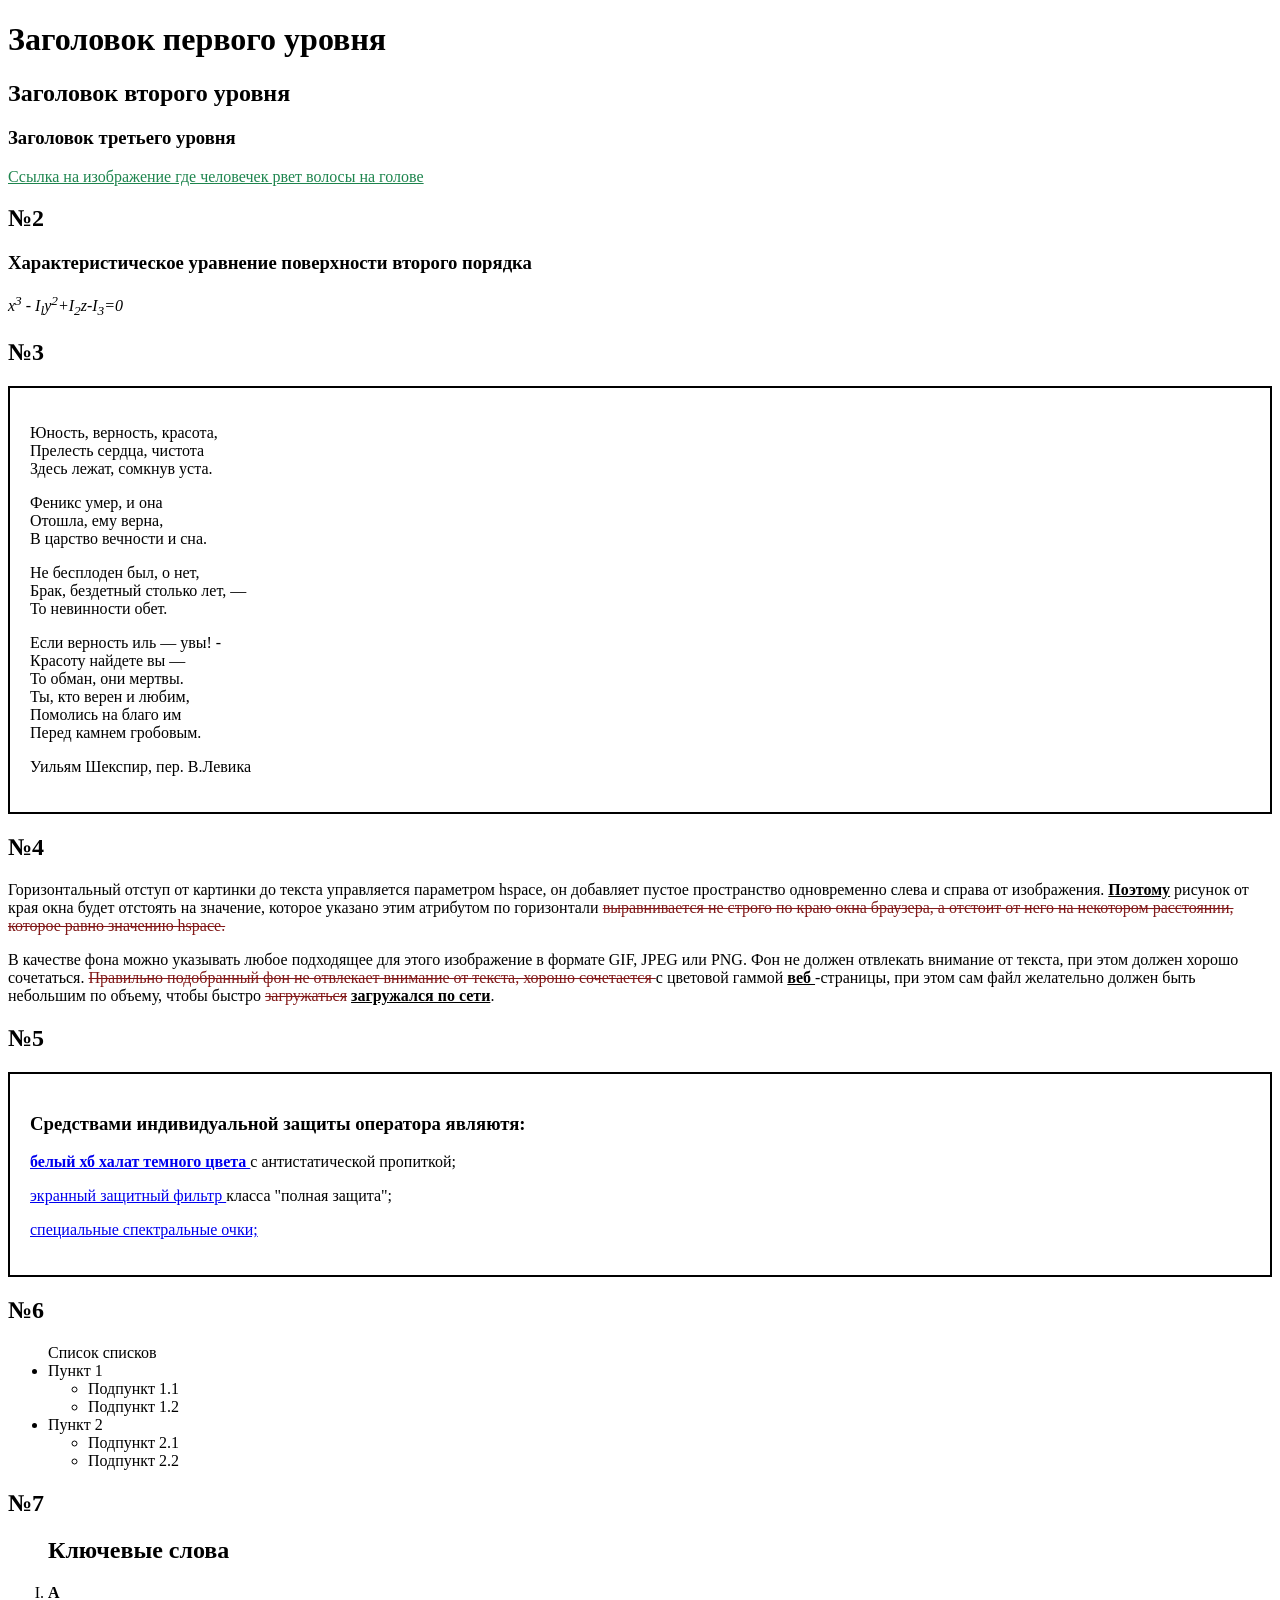
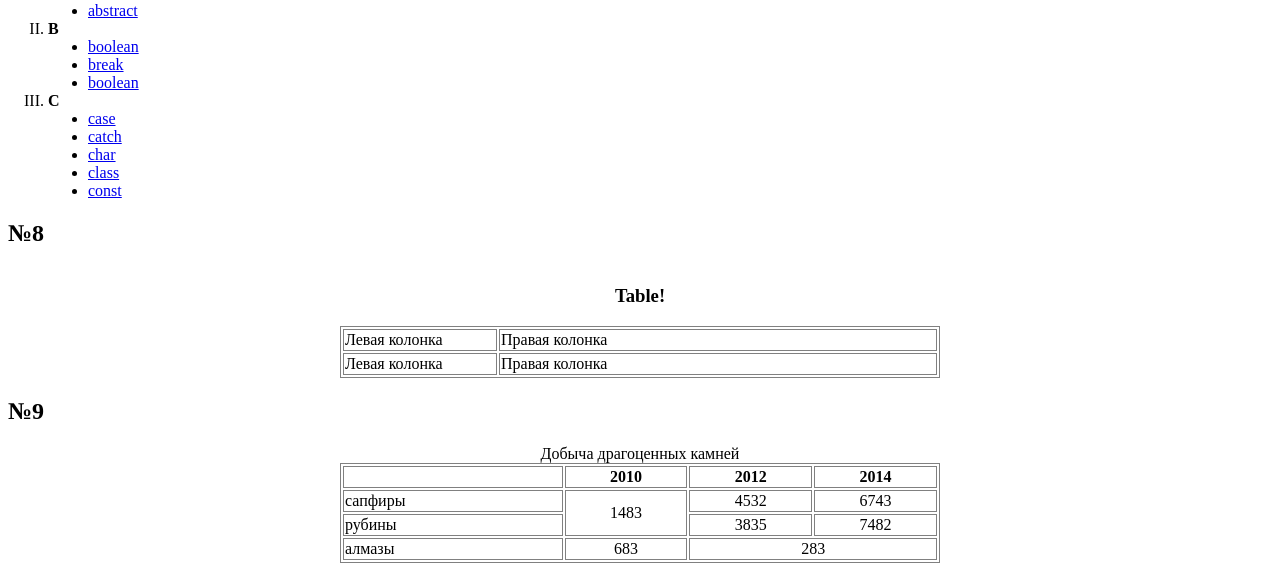
<file: hw_1/hw_1.html>
<!DOCTYPE html>
<head>
    <title>HW1</title>
</head>
<body>
    <h1>
        Заголовок первого уровня
    </h1>

    <h2>
        Заголовок второго уровня
    </h2>

    <h3>
        Заголовок третьего уровня
    </h3>

    <a href="https://media.istockphoto.com/id/180626891/ru/%D0%B2%D0%B5%D0%BA%D1%82%D0%BE%D1%80%D0%BD%D0%B0%D1%8F/%D0%BC%D1%83%D0%BB%D1%8C%D1%82%D1%8F%D1%88%D0%BD%D1%8B%D0%B9-%D0%BF%D0%BE%D0%B4%D1%87%D0%B5%D1%80%D0%BA%D0%BD%D1%83%D0%BB-%D1%87%D0%B5%D0%BB%D0%BE%D0%B2%D0%B5%D0%BA-%D1%80%D0%B2%D0%B0%D1%82%D1%8C-%D0%BD%D0%B0-%D1%81%D0%B5%D0%B1%D0%B5-%D0%B2%D0%BE%D0%BB%D0%BE%D1%81%D1%8B.jpg?s=612x612&w=0&k=20&c=Cp1gUt34N7biegtV_AP1XpfotBOzk8rZGMdqjNK51SA=" style="color:rgb(30, 133, 78)"> Ссылка на изображение где человечек рвет волосы на голове </a>
    
    <h2>
        №2
    </h2>

    <h3>
        Характеристическое уравнение поверхности второго порядка
    </h3>

    <p>
        <i>x<sup>3</sup> - I<sub>l</sub>y<sup>2</sup>+I<sub>2</sub>z-I<sub>3</sub>=0 </i>
    </p>

    <h2>
        №3
    </h2>

    <div style="border: 2px solid black; padding: 20px;">
        <p>
            Юность, верность, красота,
            <br> Прелесть сердца, чистота
            <br> Здесь лежат, сомкнув уста.
        </p>

        <p>
            Феникс умер, и она
            <br> Отошла, ему верна,
            <br>В царство вечности и сна.
        </p>

        <p>
            Не бесплоден был, о нет,
            <br> Брак, бездетный столько лет, —
            <br> То невинности обет.
        </p>

        <p>
            Если верность иль — увы! -
            <br> Красоту найдете вы —
            <br> То обман, они мертвы.

            <br> Ты, кто верен и любим,
            <br> Помолись на благо им 
            <br> Перед камнем гробовым.
        </p>

        <p>
            Уильям Шекспир, пер. В.Левика
        </p>
        
    </div>

    <h2>
        №4
    </h2>

    <p>
        Горизонтальный отступ от картинки до текста управляется параметром hspace, он добавляет пустое пространство 
        одновременно слева и справа от изображения. 
        <b><ins> Поэтому</ins></b> рисунок от края окна будет отстоять на значение, которое указано этим атрибутом 
        по горизонтали <span style="color:rgb(129, 24, 24)"> <del> выравнивается не строго по краю окна браузера, а отстоит от него на некотором расстоянии, которое равно значению hspace.</del> </span>
    </p>
    <p>
        В качестве фона можно указывать любое подходящее для этого изображение в формате GIF, JPEG или PNG. 
        Фон не должен отвлекать внимание от текста, при этом должен хорошо сочетаться. 
        <span style="color:rgb(129, 24, 24)"> <del> Правильно подобранный фон не отвлекает внимание от текста, хорошо сочетается </del> </span> с цветовой гаммой <b><ins> веб </ins></b>-страницы, при этом сам файл желательно должен быть небольшим по объему, 
        чтобы быстро <span style="color:rgb(129, 24, 24)"> <del>загружаться</del></span> <b><ins> загружался по сети</ins></b>.
    </p>

    <h2>
        №5
    </h2>

    <div style="border: 2px solid black; padding: 20px;">
        <h3>
            <b><a href="https://skysmart.ru/articles/mathematic/formuly-privedeniya" style="text-decoration: none; color: black;">
            Средствами индивидуальной защиты оператора являютя:
            </a></b>
        </h3>

        <p>
            <b><a href="https://skysmart.ru/articles/mathematic/formuly-privedeniya">
                белый хб халат темного цвета
            </a></b>
            с антистатической пропиткой;
        </p>

        <p>
            <a href="https://skysmart.ru/articles/mathematic/formuly-privedeniya">
                экранный защитный фильтр
            </a>
            класса "полная защита";
        </p>

        <p>
            <a href="https://skysmart.ru/articles/mathematic/formuly-privedeniya">
                специальные спектральные очки;
            </a>
        </p>
    </div>

    <h2>
        №6
    </h2>

    <ul> Список списков
        <li>Пункт 1</li>

        <ul>
            <li>Подпункт 1.1</li>
            <li>Подпункт 1.2</li>
        </ul>

        <li>Пункт 2</li>

        <ul>
            <li>Подпункт 2.1</li>
            <li>Подпункт 2.2</li>
        </ul>
    </ul>

    <h2>
        №7
    </h2>

    <ol type="I"> <h2>Ключевые слова</h2>
        <li><b>A</b></li>
        <ul type="disc">
            <li>
                <a href="https://skysmart.ru/articles/mathematic/formuly-privedeniya">
                    abstract
                </a>
            </li>
        </ul>

        <li><b>B</b></li>
        <ul type="disc">
            <li>
                <a href="https://skysmart.ru/articles/mathematic/formuly-privedeniya">
                    boolean
                </a>
            </li>

            <li>
                <a href="https://skysmart.ru/articles/mathematic/formuly-privedeniya">
                    break
                </a>
            </li>

            <li>
                <a href="https://skysmart.ru/articles/mathematic/formuly-privedeniya">
                    boolean
                </a>
            </li>
        </ul>

        <li><b>C</b></li>
        <ul type="disc">
            <li>
                <a href="https://skysmart.ru/articles/mathematic/formuly-privedeniya">
                    case
                </a>
            </li>

            <li>
                <a href="https://skysmart.ru/articles/mathematic/formuly-privedeniya">
                    catch
                </a>
            </li>

            <li>
                <a href="https://skysmart.ru/articles/mathematic/formuly-privedeniya">
                    char
                </a>
            </li>

            <li>
                <a href="https://skysmart.ru/articles/mathematic/formuly-privedeniya">
                    class
                </a>
            </li>

            <li>
                <a href="https://skysmart.ru/articles/mathematic/formuly-privedeniya">
                    const
                </a>
            </li>
        </ul>
    </ol>

    <h2>
        №8
    </h2>

    <table border="1" bordercolor="grey" align="center" width="600">
        <caption> <h3> Table! </h3> </caption>

        <tr align="top">
            <td width="150"> Левая колонка </td>
            <td> Правая колонка </td>
        </tr>

        <tr align="top">
            <td width="150"> Левая колонка </td>
            <td> Правая колонка </td>
        </tr>
    </table>

    <h2>
        №9
    </h2>

    <table border="1" bordercolor="grey" align="center" width="600">
        <caption>Добыча драгоценных камней</caption>
        <tr align="center">
            <th></th>
            <th> 2010 </th>
            <th> 2012 </th>
            <th> 2014 </th>
        </tr>

        <tr>
            <td> сапфиры </td>
            <td rowspan="2" align="center"> 1483 </td>
            <td align="center"> 4532 </td>
            <td align="center"> 6743 </td>
        </tr>

        <tr>
            <td> рубины </td>
            <td align="center"> 3835 </td>
            <td align="center"> 7482 </td>
        </tr>

        <tr>
            <td> алмазы </td>
            <td align="center"> 683 </td>
            <td colspan="2" align="center"> 283 </td>
        </tr>
    </table>

</body>
</html>
</file>
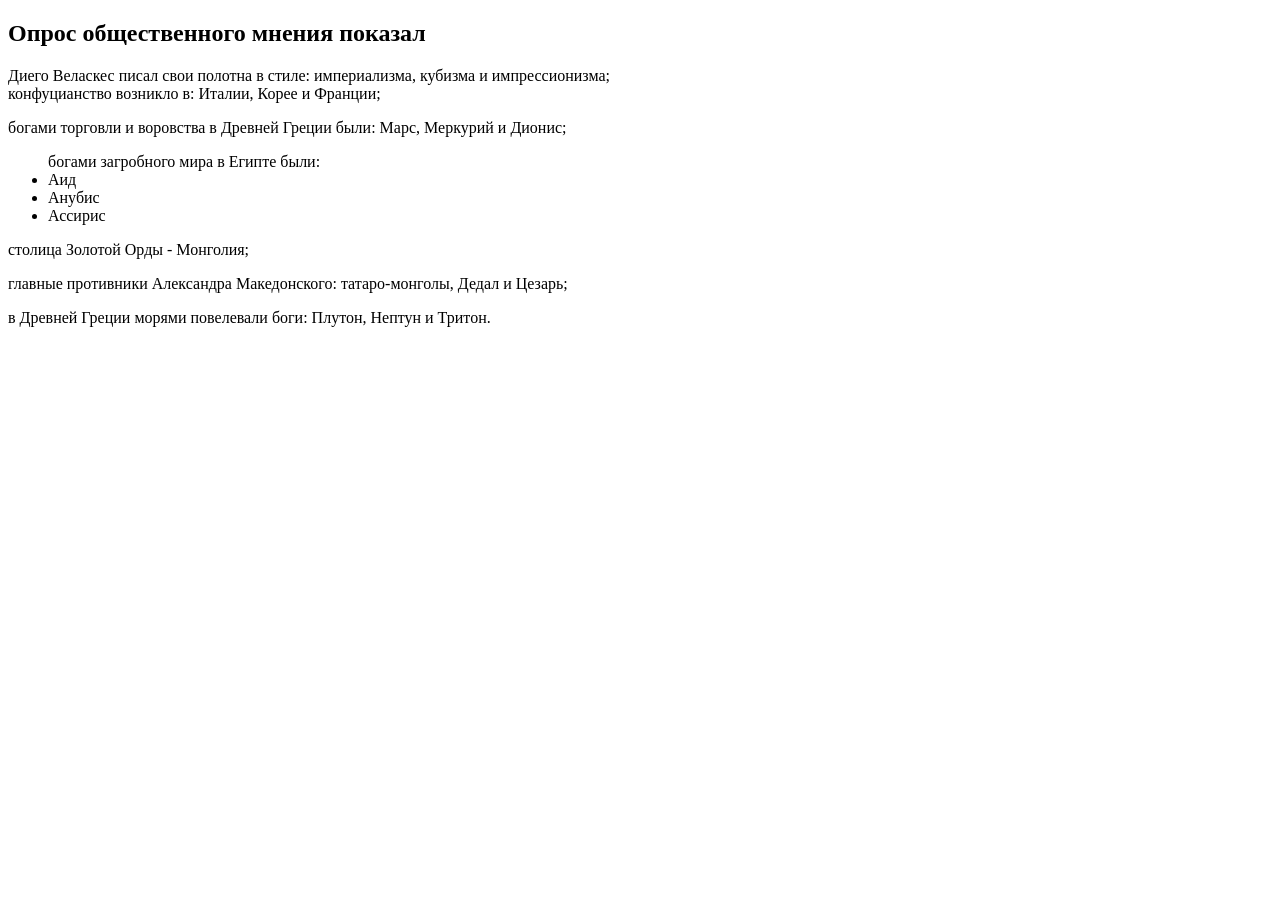
<file: hw_1/oshibki.html>
<!DOCTYPE html>
<html>
<head>
    <!-- кодировка windows-1251 не поддерживает русский язык( -->
    <meta charset="UTF-8">
</head>

<body>
    <h2>Опрос общественного мнения показал</h2>
    <p>Диего Веласкес писал свои полотна в стиле: империализма, кубизма и импрессионизма;
    <br>конфуцианство возникло в: Италии, Корее и Франции;</p>
    <p>богами торговли и воровства в Древней Греции были: Марс, Меркурий
    и Дионис;</p>

    <ul>богами загробного мира в Египте были: 
        <li>Аид</li> 
        <li>Анубис</li>
        <li>Ассирис</li>
    </ul>

    <p>столица Золотой Орды - Монголия;</p>
    <p>главные противники Александра Македонского: татаро-монголы, Дедал и Цезарь;</p>
    <p>в Древней Греции морями повелевали боги: Плутон, Нептун и Тритон.</p>
    
</body>
</html>
</file>
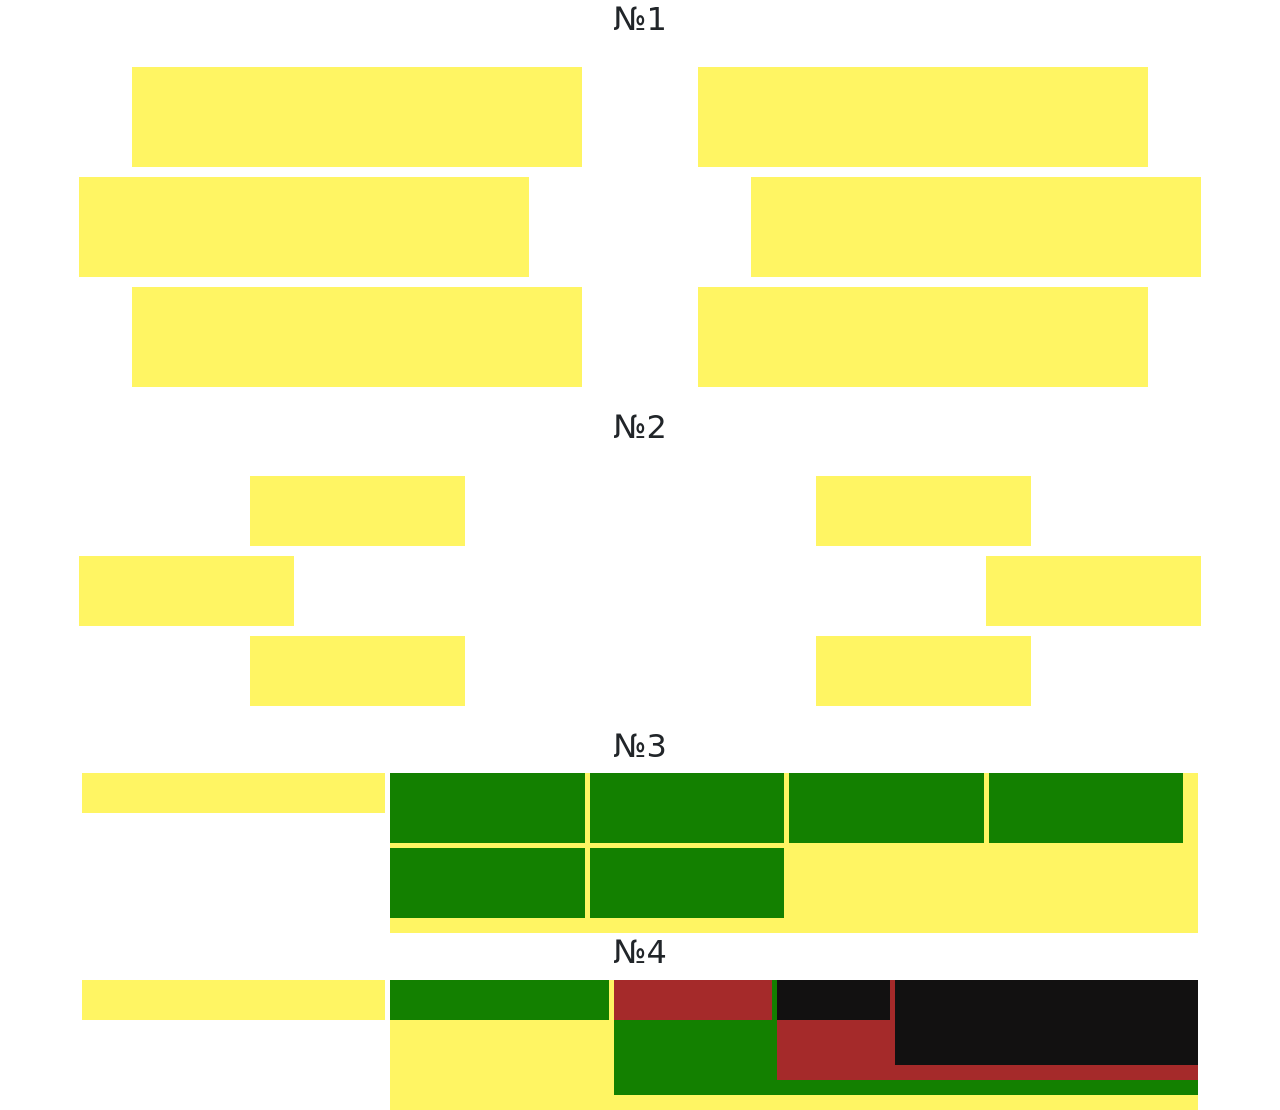
<file: hw_3/bootstrap.html>
<!doctype html>
<html>

<head>
    <meta charset="utf-8">
    <meta name="viewport" content="width=device-width, initial-scale=1">
    <title>Bootstrap hw</title>
    <link href="https://cdn.jsdelivr.net/npm/bootstrap@5.3.8/dist/css/bootstrap.min.css" rel="stylesheet"
        integrity="sha384-sRIl4kxILFvY47J16cr9ZwB07vP4J8+LH7qKQnuqkuIAvNWLzeN8tE5YBujZqJLB" crossorigin="anonymous">

    <link rel="stylesheet" href="style.css">
</head>

<body>
    <h2 class="text-center">№1</h2>
    <div class="container text-center p-3">
        <div class="row justify-content-around">
            <div class="col-4 color_num1">

            </div>
            <div class="col-4 color_num1">

            </div>
        </div>
        <div class="row justify-content-between">
            <div class="col-4 color_num1">

            </div>
            <div class="col-4 color_num1">

            </div>
        </div>
        <div class="row justify-content-around">
            <div class="col-4 color_num1">

            </div>
            <div class="col-4 color_num1">

            </div>
        </div>
    </div>


    <h2 class="text-center">№2</h2>
    <div class="container text-center p-3">
        <div class="row justify-content-around">
            <div class="col-4 color_num2">

            </div>
            <div class="col-4 color_num2">

            </div>
        </div>
        <div class="row justify-content-between">
            <div class="col-4 color_num2">

            </div>
            <div class="col-4 color_num2">

            </div>
        </div>
        <div class="row justify-content-around">
            <div class="col-4 color_num2">

            </div>
            <div class="col-4 color_num2">

            </div>
        </div>
    </div>

    <h2 class="text-center">№3</h2>
    <div class="container">

        <div class="container_grid">
            <div class="left_col color_ye"></div>
            <div class="right_col color_ye">
                <div class="color_g"></div>
                <div class="color_g"></div>
                <div class="color_g"></div>
                <div class="color_g"></div>
                <div class="color_g"></div>
                <div class="color_g"></div>
            </div>
        </div>
    </div>

    <h2 class="text-center">№4</h2>
    <div class="container">
        <div class="container_grid">

            <div class="left_col color_ye"></div>
            <div class="right_col_n4 color_ye">

                <div class="left_col color_g"></div>
                <div class="right_col_n4 color_g">

                    <div class="left_col color_r"></div>
                    <div class="right_col_n4 color_r">

                        <div class="left_col color_b"></div>
                        <div class="right_col_n4 color_b"></div>
                    </div>
                </div>

            </div>

        </div>
    </div>
    </div>





    <script src="https://cdn.jsdelivr.net/npm/bootstrap@5.3.8/dist/js/bootstrap.bundle.min.js"
        integrity="sha384-FKyoEForCGlyvwx9Hj09JcYn3nv7wiPVlz7YYwJrWVcXK/BmnVDxM+D2scQbITxI"
        crossorigin="anonymous"></script>
</body>

</html>
</file>
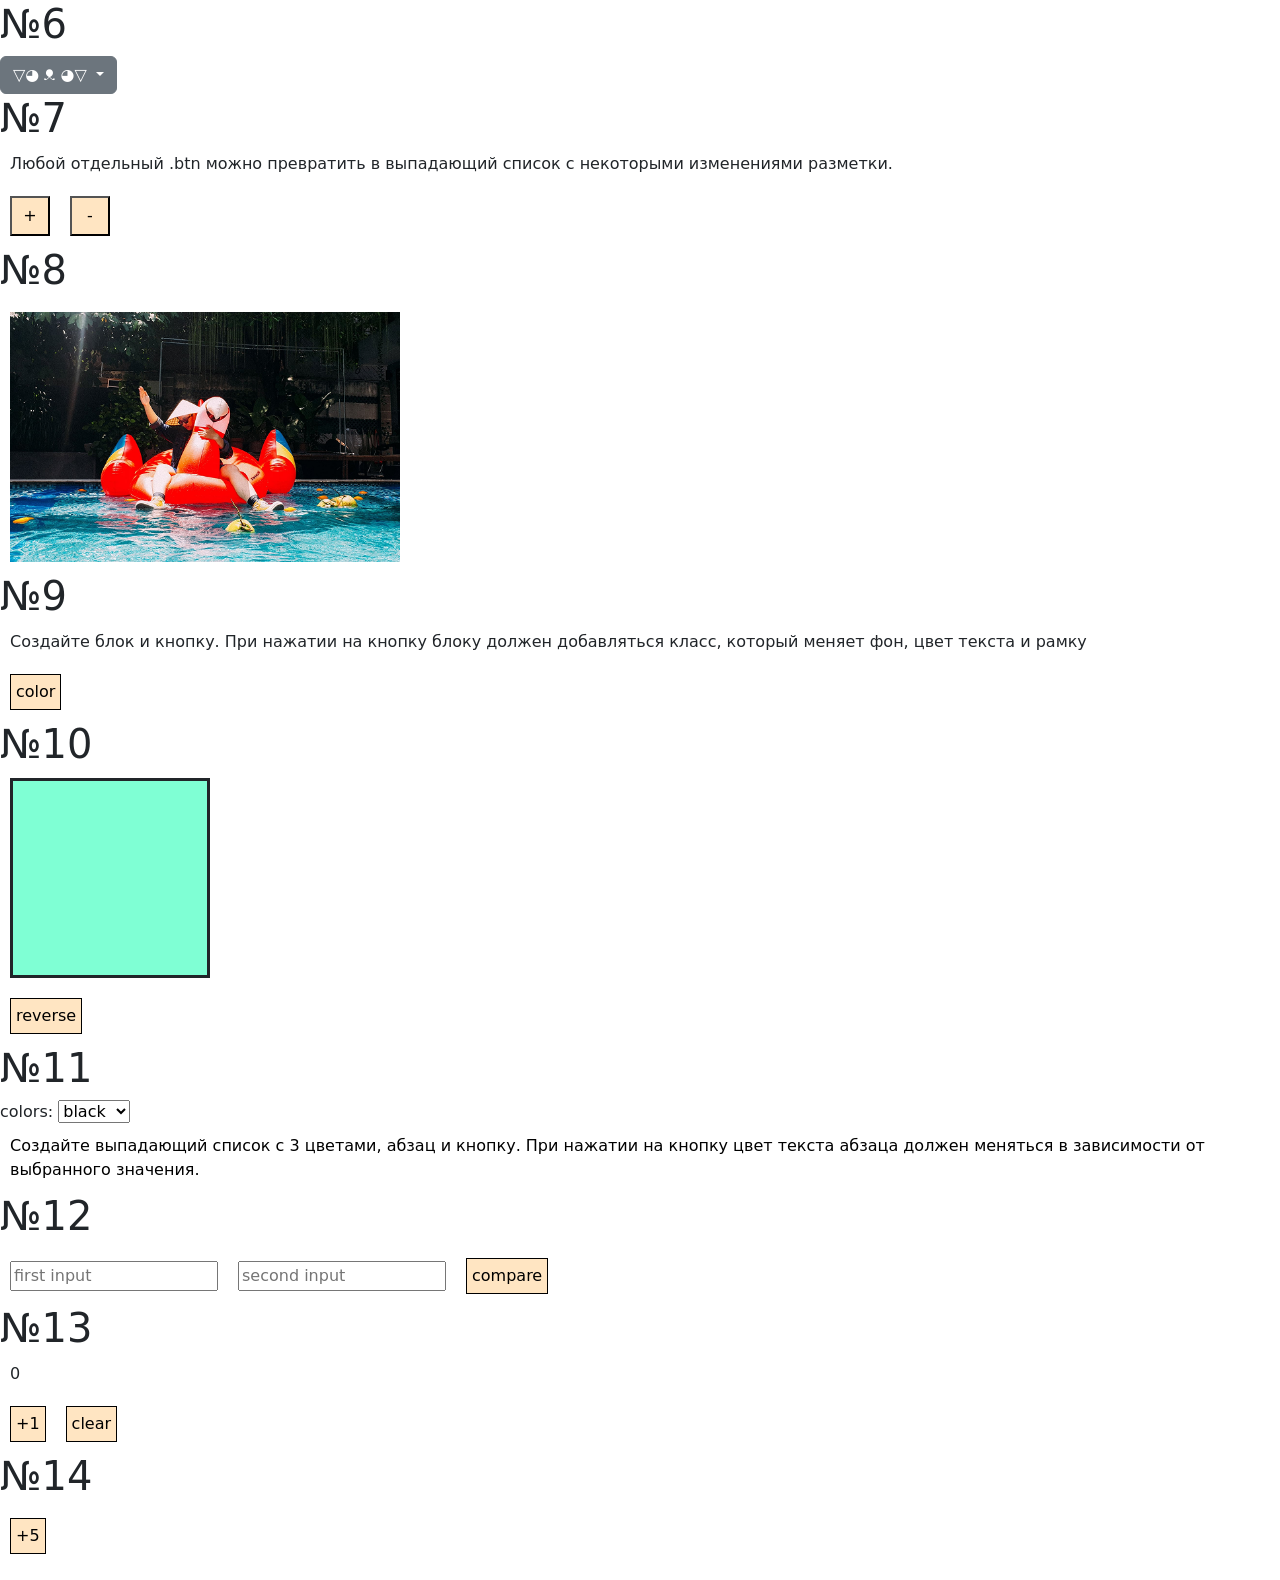
<file: pract_js/pract_1.html>
<!DOCTYPE html>
<html lang="en">

<head>
    <meta charset="UTF-8">
    <meta name="viewport" content="width=device-width, initial-scale=1.0">
    <title>Document</title>
    <link href="https://cdn.jsdelivr.net/npm/bootstrap@5.3.0/dist/css/bootstrap.min.css" rel="stylesheet">
    <link rel="stylesheet" href="style.css">
</head>

<body>
    <script src="scripts.js"></script>
    <script src="https://cdn.jsdelivr.net/npm/bootstrap@5.3.0/dist/js/bootstrap.bundle.min.js"></script>
</body>

</html>
</file>
<file: back_hw/style.css>
button {
    margin: 5px;
    padding: 5px;
    font-size: 16px;
    border-radius: 5px;
    border: none;
    background-color: rgb(155, 255, 222);
    cursor: pointer;
    text-transform: uppercase;
}

.buttons_menu {
    display: flex;
    justify-content: center;
}

.card {
    margin: 5px;
    border: solid;
}
</file>
<file: hw_2/style.css>
.g_color {
    color: rgb(71, 132, 11);
}

.b_color {
    color: rgb(8, 95, 98);
}

.o_color {
    color: rgb(255, 117, 54);
}

.red_color {
    color: rgb(129, 0, 0);
}

.num {
    font-size: 30px;
    color: rgb(44, 0, 0);
}

.italic {
    font-style: italic;
}

.center_ {
    text-align: center;
}

.size_med {
    font-size: 20px;
}

.btn_style {
    font-size: 24px;
    padding: 10px 24px;
    background: #1207a9;
    color: white;
    border: 3px solid rgb(242, 207, 8);
    border-radius: 24px;
}

.href_style {
    color: white;
    text-decoration: none;
}

.alert_er {
    padding: 20px;
    background-color: rgb(248, 186, 186);
    color: rgb(113, 2, 2);
    margin-bottom: 15px;
    font-size: 25px;
}

.alert_done {
    padding: 20px;
    background-color: rgb(149, 255, 146);
    color: rgb(0, 111, 26);
    margin-bottom: 15px;
    font-size: 25px;
}

.alert_war {
    padding: 20px;
    background-color: rgb(248, 255, 188);
    color: rgb(148, 114, 0);
    margin-bottom: 15px;
    font-size: 25px;
}

.closebtn {
    margin-left: 15px;
    color: rgba(194, 168, 168, 0.844);
    font-weight: bold;
    float: right;
    font-size: 30px;
    cursor: pointer;
}

#menu {
    margin: 0;
    padding: 0;
    list-style-type: none;
    width: 200px;
}

#menu li {
    margin-bottom: 5px;
}

#menu a {
    background-color: rgb(30, 30, 30);
    color: white;
    width: 200px;
    text-decoration: none;
    font-size: 25px;
    padding: 10px 24px;
    margin: 15px;
    display: block;
}

p {
    font-size: 18px;
}
</file>
<file: js_hw/style.css>
.square {
    height: 300px;
    width: 300px;
    background-color: rgb(255, 255, 95);
    margin: 10px 0px 10px 0px;
    padding: 20px;
}

.square p {
    margin-top: 140px;
    text-align: center;
    font-size: 20px;
}

.off {
    padding: 5px;
    font-size: 20px;
    background-color: rgb(255, 200, 200);
}

.on {
    padding: 5px;
    font-size: 20px;
    background-color: rgb(253, 255, 147);
}

.img_n6 {
    height: 360px;
    width: 360px;
}

.input_first {
    padding: 10px;
}

.ul_n10 li {
    cursor: pointer;
}
</file>
<file: noice_flex/new_style.css>
@font-face {
    font-family: franklin;
    src: url(libre_franklin/LibreFranklin-Regular.ttf);
}

@font-face {
    font-family: franklin_bold;
    src: url(libre_franklin/LibreFranklin-Bold.ttf);
}

@font-face {
    font-family: tenor;
    src: url(libre_franklin/TenorSans-Regular.ttf);
}

* {
    margin: 0px;
    padding: 0px;
    box-sizing: border-box;
}

/* flex: grow+ shrink- basis */

.head_flex {
    display: flex;
    padding: 37px 120px;;
    flex-wrap: wrap;
    flex-direction: row;
    justify-content: space-between;
    border-bottom: 1.4px solid #e6e6e6;
    margin-bottom: 59px;
}

.head_menu ul{
    display: flex;
    flex-direction: row;
    padding: 0px;
    margin: 0px;
}

.head_menu li {
    margin: 0px 20px;
    list-style-type: none;
}

.head_menu li a {
    font-family: franklin;
    color: black;
    font-size: 14px;
    text-decoration: none;
}

.size_36 {
    font-size: 36px;
}

.size_20 {
    font-size: 20px;
}

.flex_cont_first {
    display: flex;
    flex-direction: row;
    gap: 50px;
    margin: 30px 120px;
}

.img_mountain {
    flex: 1.2 1 0;
    /* min-width: 0; */
}

.img_mountain img {
    width: 100%;
    height: auto;
    display: block;
}

.col_first {
    flex: 1 1 0;
    min-width: 0;
    padding-top: 5px;
}

.main_text {
    font-family: tenor;
    text-transform: uppercase;
    margin-top: 18px;
    margin-bottom: 27px;
}

.additional_text {
    font-size: 16px;
    color: #666666;
    margin-bottom: 28px;
    font-family: franklin;
}

.by_ {
    font-size: 10px;
    text-transform: uppercase;
    font-family: franklin_bold;
}

.illustration {
    font-family: franklin;
    font-size: 10px;
    text-transform: uppercase;
    color: #999999;
}

.flex_cont_first img {
    padding-bottom: 7px;
    padding-top: 10px;
}

/* контейнеры таблиц */
.second_table, .third_table, .fourth_table {
    margin: 60px 120px;
}

.border {
    border-bottom: 1px solid #E6E6E6;
}

/* 6 постов */
.flex_cont_second{
    display: flex;
    flex-flow: row wrap;
    justify-content: space-between;
    gap: 20px;
}

.flex_cont_second .col {
    display: flex;
    flex-direction: column;
    flex: 1 1 calc((100% - 2 * 20px) / 3);
    min-width: 240px;
    margin-bottom: 98px;
}

.flex_cont_second .col img {
    padding-bottom: 7px;
    padding-top: 10px;
}

/* 8 постов */

.flex_cont_third {
    display: flex;
    flex-flow: row wrap;
    justify-content: space-between;
    gap: 20px;
}

.flex_cont_third .col {
    display: flex;
    flex-direction: column;
    flex: 1 1 calc((100% - 3 * 20px) / 4);
    min-width: 220px;
    margin-bottom: 20px;
}

.flex_cont_third .col img {
    padding-bottom: 7px;
    padding-top: 10px;
}

/* 4 поста */
.flex_cont_fourth{
    display: flex;
    flex-flow: row wrap;
    justify-content: space-between;
    gap: 20px;
}

.flex_cont_fourth .col {
    display: flex;
    flex-direction: column;
    flex: 1 1 calc((100% - 20px) / 2);
    min-width: 280px;
    margin-bottom: 20px;
}

.flex_cont_fourth .col img {
    padding-bottom: 7px;
    padding-top: 20px;
}

/* btn */
.btn {
    display: flex;
    justify-content: center;
    margin-top: 40px;
}

.button_view {
    background-color: #00000000;
    padding: 21px 26px;
    cursor: pointer;
    margin-bottom: 90px;
}

.button_view p {
    text-transform: uppercase;
    font-family: franklin;
}


/* footer */

.foot {
    background-color: #141414;
    color: #FFFFFF;
    font-family: franklin;
}

.footer_head {
    display: flex;
    flex-direction: row;
    padding-top: 90px;
    padding-bottom: 60px;
    justify-content: start;
    margin: 90px 120px;
    border-bottom: 1px solid #4D4D4D;
}

.copyrate {
    color: #666666;
    font-family: franklin;
    font-size: 10px;
    margin-left: 15px;
    align-content: flex-end;
    text-transform: uppercase;
}

/* таблица 1 */
.first_table {
    margin: 0px 120px;
}


.flex_row_first {
    display: flex;
    flex-flow: row wrap;
    gap: 30px;
}

.col_category {
    flex: 1 1 180px;
    margin-bottom: 40px;
}

.category {
    padding: 15px 0px;
}
.category a {
    font-family: franklin;
    font-size: 14px;
    color: #FFFFFF;
    text-decoration: none;
}

.email_send form {
    display: flex;
    gap: 0px;
    width: 100%;
}

.send {
    background-color: #000000;
    color: #FFFFFF;
    font-family: franklin;
    text-transform: uppercase;
    font-size: 10px;
    border: none;
    padding: 18px 24px;
    cursor: pointer;
}


.email_send form input{
    font-family: franklin;
    font-size: 12px;
    padding: 18px 24px;
    border: none;
}

.email_send form input::placeholder {
    text-transform: uppercase;
}

.email_send .illustration {
    margin-bottom: 21px;
}

/* 2 таблицв */
.second_table_flex {
    display: flex;
    flex-flow: row wrap;
    gap: 15px;
    padding-right: 530px;
}

.col_footer {
    flex: 1 1 calc((100% - 2 * 15px) / 3);
    
}
</file>
<file: noiceland/style.css>
@font-face {
    font-family: franklin;
    src: url(libre_franklin/LibreFranklin-Regular.ttf);
}

@font-face {
    font-family: franklin_bold;
    src: url(libre_franklin/LibreFranklin-Bold.ttf);
}

@font-face {
    font-family: tenor;
    src: url(libre_franklin/TenorSans-Regular.ttf);
}
.head {
    display: flex;
    flex-direction: row;
    justify-content: space-between;
    padding: 37px 120px;
    border-bottom: 1.4px solid #e6e6e6;
    margin-bottom: 59px;
}

.menu ul{
    display: flex;
    flex-direction: row;
    padding: 0px;
    margin: 0px;
}

.menu li {
    margin: 0px 20px;
    list-style-type: none;
}

.menu li a {
    font-family: franklin;
    color: black;
    font-size: 14px;
    text-decoration: none;
}

.prev_container {
    display: flex;
    flex-direction: row;
    padding-left: 120px;
    padding-right: 120px;
}

.img_mountains {
    width: 721px;
    height: 474px;
}

.illustration {
    font-family: franklin;
    font-size: 10px;
    text-transform: uppercase;
    color: #999999;
}

.prev_text {
    display: flex;
    flex-direction: column;
    padding-left: 50px;
    padding-top: 5px;
}

.jap_txt {
    font-family: tenor;
    font-size: 36px;
    text-transform: uppercase;
    margin-top: 18px;
    margin-bottom: 27px;
}

.dop_text {
    font-size: 16px;
    color: #666666;
    margin-bottom: 28px;
    font-family: franklin;
}

.by {
    font-size: 10px;
    text-transform: uppercase;
    font-family: franklin_bold;
}

.prev_text p {
    margin: 0px;
}

.content {
    font-family: tenor;
    font-size: 20px;
    text-transform: uppercase;
    margin-top: 18px;
    margin-bottom: 15px;
}

.table_one {
    padding: 60px 120px;
}

.grid_container_3 {
    display: grid;
    grid-template-columns: repeat(3, 387px);
    gap: 20px;
    padding-bottom: 60px;
    border-bottom: 1px solid #E6E6E6;
}

.img_col {
    height: 254px;
    width: 387px;
    margin-bottom: 20px;
}

.column {
    display: flex;
    flex-direction: column;
    width: 387px;
    margin-bottom: 25px;
}

.grid_container_4 {
    display: grid;
    grid-template-columns: repeat(4, 285px);
    gap: 20px;
    padding-bottom: 60px;
    padding-top: 20px;
    border-bottom: 1px solid #E6E6E6;
}

.grid_container_4 button {
    margin: auto;
}

.col_4 {
    display: flex;
    flex-direction: column;
    width: 285px;
    padding-bottom: 20px;
}

.img_col_4 {
    height: 187px;
    width: 285px;
    margin-bottom: 20px;
}

.button_all_posts {
    display: flex;
    justify-content: center;
    align-items: center;
    width: 205px;
    height: 54px;
    border: 1px solid;
    background-color: white;
    text-transform: uppercase;
    cursor: pointer;
}

.button_all_posts p {
    padding: 0px;
    margin: 0px;
}
</file>
<file: hw_3/style.css>
.color_num1 {
    height: 100px;
    width: 450px;
    background-color: rgb(255, 245, 99);
    margin: 5px;
}

.color_num2 {
    height: 70px;
    width: 215px;
    background-color: rgb(255, 245, 99);
    margin: 5px;
}

.color_num3 {
    background-color: rgb(255, 245, 99);
    margin: 5px;
    height: 100px;
}

.container_grid {
    display: grid;
    grid-template-columns: 3fr 8fr;
    grid-template-rows: auto auto;
    gap: 5px;
}

.left_col {
    grid-row: 1;
    min-height: 40px;
    align-self: start;
}

.color_ye {
    background-color: rgb(255, 245, 99);
}

.right_col {
    display: grid;
    grid-row: 1 / span 2;
    grid-template-columns: repeat(4, 1fr);
    grid-template-rows: repeat(2, 1fr);
    gap: 5px;
    padding: 0px 15px 15px 0px;
    min-height: 160px;
}

.right_col_n4 {
    display: grid;
    grid-row: 1 / span 2;
    grid-template-columns: 3fr 8fr;
    grid-template-rows: repeat(2, 1fr);
    gap: 5px;
    padding-bottom: 15px;


}

.color_g {
    background-color: rgb(19, 128, 0);
}

.color_r {
    background-color: brown;
}

.color_b {
    background-color: rgb(18, 17, 17);
}
</file>
<file: pract_js/style.css>
img {
    height: 250px;
    width: 390px;
    margin: 10px;
}

.n7 {
    height: 40px;
    width: 40px;
    background-color: rgb(255, 229, 194);
    margin: 10px;
}

.class_first {
    height: 200px;
    width: 200px;
    border: solid;
    margin: 10px;
}

.color_first {
    background-color: aquamarine;
}

.color_second {
    background-color: rgb(127, 255, 153);
}

.n10 {
    border: solid 0.5px;
    margin: 10px;
    padding: 5px;
    background-color: rgb(255, 229, 194);
}

.n9 {
    color: brown;
    background-color: aliceblue;
    border: 1px solid;
}

p {
    margin: 10px;
}

.dropdown-menu {
    position: absolute;
    top: 100% !important;
    bottom: auto !important;
    transform: translateY(0) !important;
}

.black {
    color: black;
}

.brown {
    color: rgb(150, 20, 20);
}

.blue {
    color:rgb(1, 45, 190);
}

.green {
    color:rgb(0, 103, 21);
}
input {
    margin: 10px;
}
</file>
